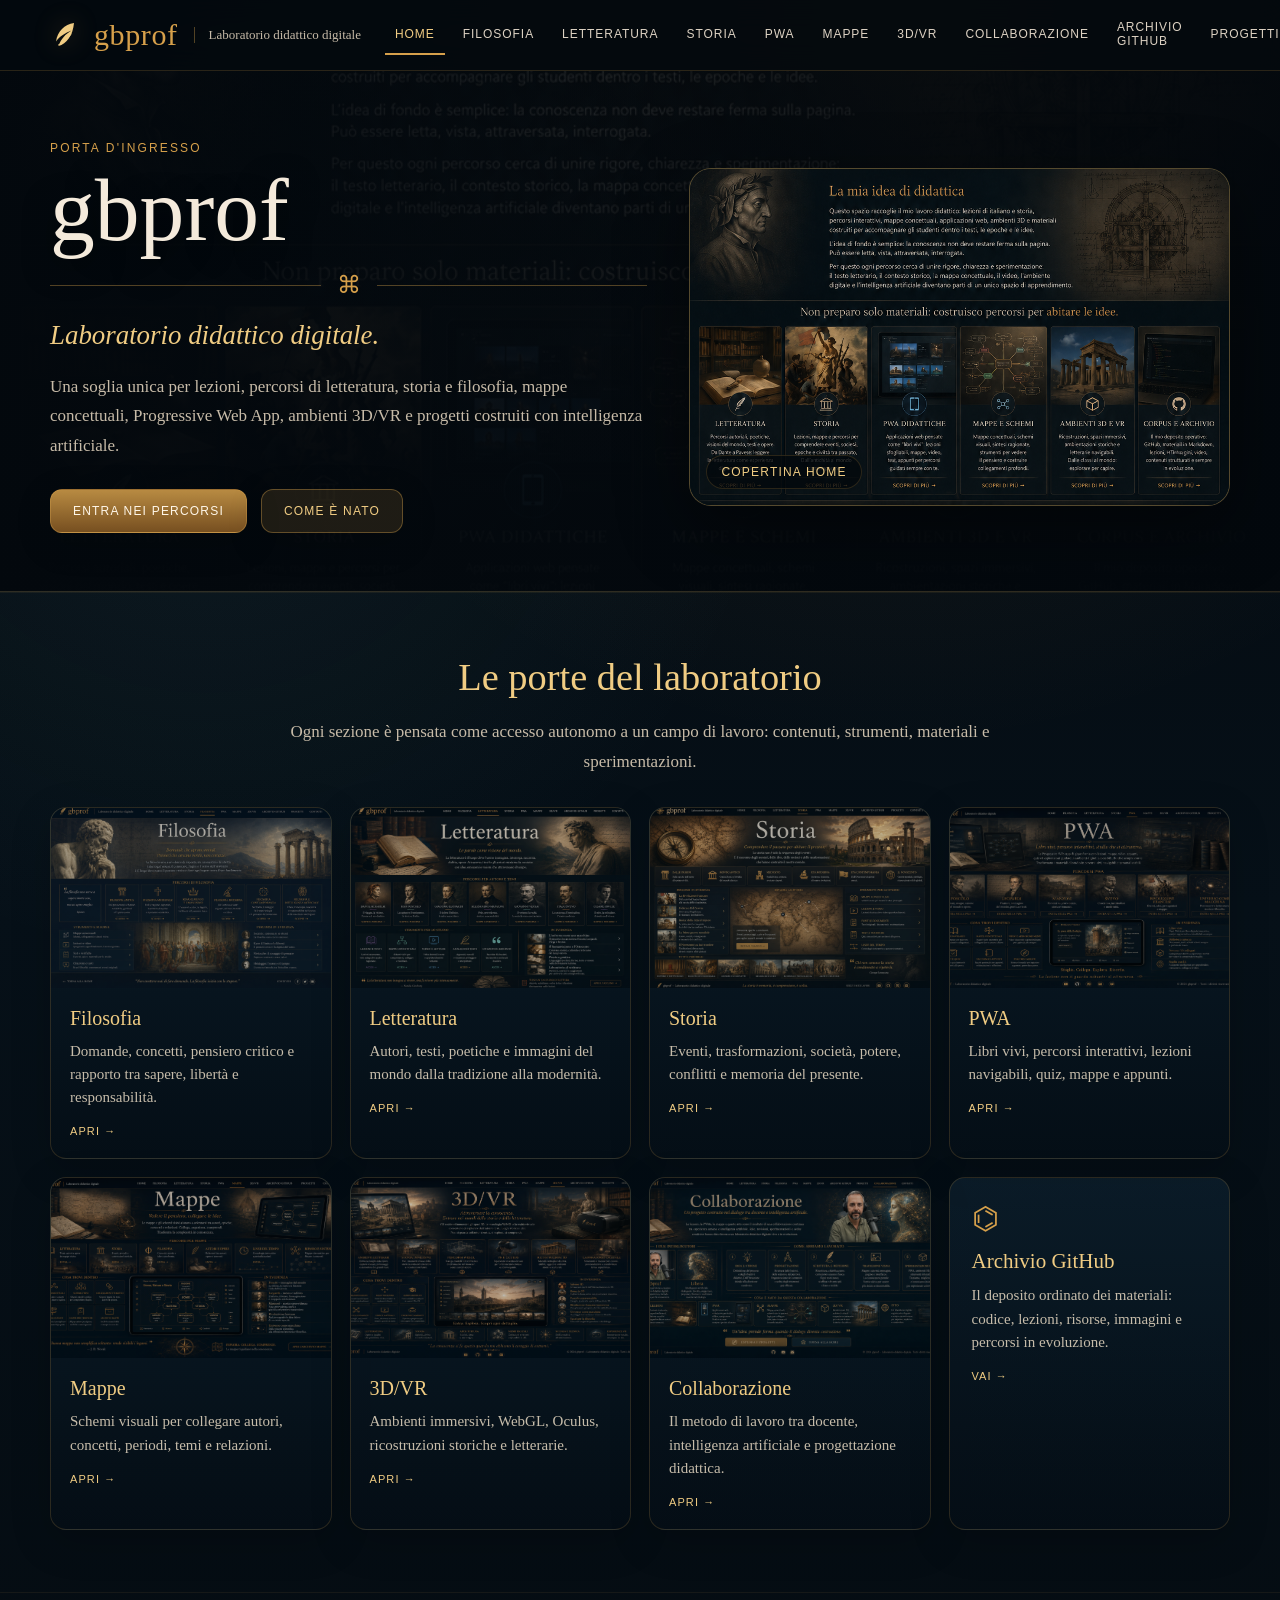
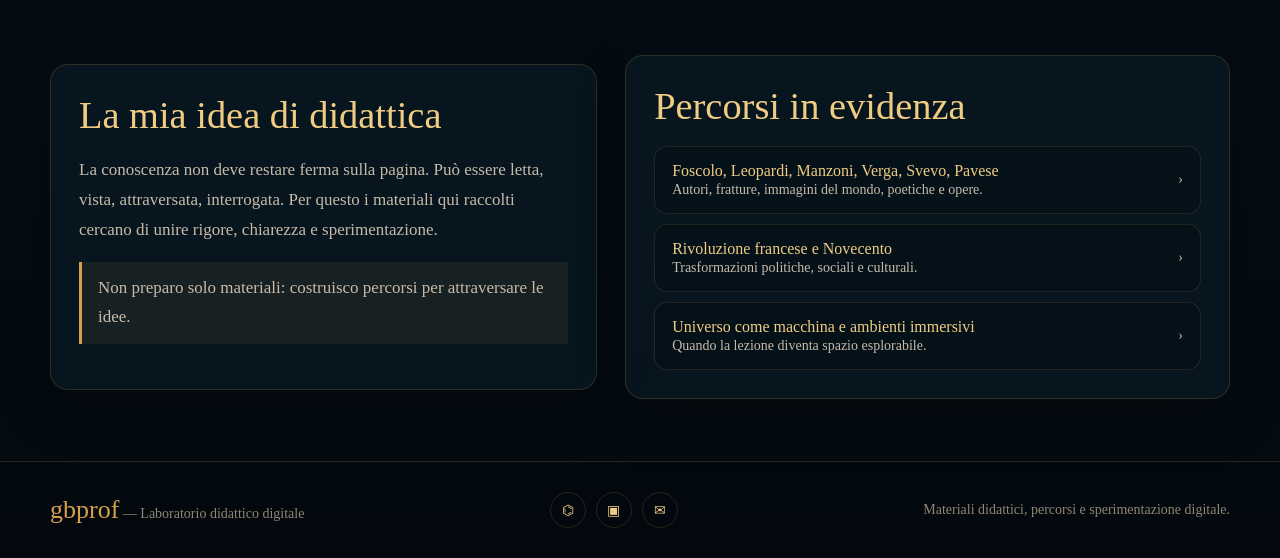
<file: index.html>
<!doctype html>
<html lang="it">
<head>
  <meta charset="utf-8">
  <meta name="viewport" content="width=device-width, initial-scale=1">
  <title>gbprof - Laboratorio didattico digitale</title>
  <meta name="description" content="Porta di ingresso al laboratorio didattico digitale gbprof.">
  <meta name="theme-color" content="#061018">
  <link rel="icon" href="assets/img/favicon.svg" type="image/svg+xml">
  <link rel="manifest" href="manifest.webmanifest">
  <link rel="stylesheet" href="assets/css/style.css">
</head>
<body data-page="home">

<header class="site-header">
  <div class="container header-inner">
    <a class="logo" href="index.html" aria-label="gbprof home"><svg viewBox="0 0 64 64" aria-hidden="true"><path d="M48 8C29 11 15 24 12 45c8-11 18-17 31-22-12 7-21 17-26 31C33 50 46 32 48 8Z" fill="currentColor"/><path d="M16 52c8-3 18-9 27-23" stroke="#f0cc83" stroke-width="2" fill="none" opacity=".75"/></svg><strong>gbprof</strong><span>Laboratorio didattico digitale</span></a>
    <button class="menu-toggle" aria-label="Apri menu" aria-expanded="false">☰</button>
    <nav class="nav" aria-label="Navigazione principale">
      <a href="index.html" data-nav="home">Home</a>
<a href="filosofia.html" data-nav="filosofia">Filosofia</a>
<a href="letteratura.html" data-nav="letteratura">Letteratura</a>
<a href="storia.html" data-nav="storia">Storia</a>
<a href="pwa.html" data-nav="pwa">PWA</a>
<a href="mappe.html" data-nav="mappe">Mappe</a>
<a href="3d-vr.html" data-nav="3d-vr">3D/VR</a>
<a href="collaborazione.html" data-nav="collaborazione">Collaborazione</a>
<a href="archivio-github.html" data-nav="archivio">Archivio GitHub</a>
<a href="progetti.html" data-nav="progetti">Progetti</a>
<a href="contatti.html" data-nav="contatti">Contatti</a>
    </nav>
  </div>
</header>

<section class="hero">
  <div class="hero-bg"><img src="assets/img/home-cover.png" alt="Copertina home gbprof"></div>
  <div class="container hero-content">
    <div class="hero-text">
      <div class="kicker">Porta d'ingresso</div>
      <h1>gbprof</h1>
      <div class="rule"><span>⌘</span></div>
      <p class="lead">Laboratorio didattico digitale.</p>
      <p>Una soglia unica per lezioni, percorsi di letteratura, storia e filosofia, mappe concettuali, Progressive Web App, ambienti 3D/VR e progetti costruiti con intelligenza artificiale.</p>
      <div class="hero-actions"><a class="btn primary" href="#porte">Entra nei percorsi</a><a class="btn" href="collaborazione.html">Come è nato</a></div>
    </div>
    <a class="cover-frame" href="assets/img/home-cover.png" target="_blank" rel="noopener">
      <img src="assets/img/home-cover.png" alt="Copertina della home">
      <span class="cover-label">Copertina home</span>
    </a>
  </div>
</section>
<section class="section" id="porte">
  <div class="container">
    <div class="section-title"><h2>Le porte del laboratorio</h2><p>Ogni sezione è pensata come accesso autonomo a un campo di lavoro: contenuti, strumenti, materiali e sperimentazioni.</p></div>
    <div class="grid cols-4">
      <article class="card image-card"><img src="assets/img/filosofia-cover.png" alt="Filosofia" loading="lazy"><div class="card-body"><h3>Filosofia</h3><p>Domande, concetti, pensiero critico e rapporto tra sapere, libertà e responsabilità.</p><a class="more" href="filosofia.html">Apri →</a></div></article>
      <article class="card image-card"><img src="assets/img/letteratura-cover.png" alt="Letteratura" loading="lazy"><div class="card-body"><h3>Letteratura</h3><p>Autori, testi, poetiche e immagini del mondo dalla tradizione alla modernità.</p><a class="more" href="letteratura.html">Apri →</a></div></article>
      <article class="card image-card"><img src="assets/img/storia-cover.png" alt="Storia" loading="lazy"><div class="card-body"><h3>Storia</h3><p>Eventi, trasformazioni, società, potere, conflitti e memoria del presente.</p><a class="more" href="storia.html">Apri →</a></div></article>
      <article class="card image-card"><img src="assets/img/pwa-cover.png" alt="PWA" loading="lazy"><div class="card-body"><h3>PWA</h3><p>Libri vivi, percorsi interattivi, lezioni navigabili, quiz, mappe e appunti.</p><a class="more" href="pwa.html">Apri →</a></div></article>
      <article class="card image-card"><img src="assets/img/mappe-cover.png" alt="Mappe" loading="lazy"><div class="card-body"><h3>Mappe</h3><p>Schemi visuali per collegare autori, concetti, periodi, temi e relazioni.</p><a class="more" href="mappe.html">Apri →</a></div></article>
      <article class="card image-card"><img src="assets/img/3d-vr-cover.png" alt="3D/VR" loading="lazy"><div class="card-body"><h3>3D/VR</h3><p>Ambienti immersivi, WebGL, Oculus, ricostruzioni storiche e letterarie.</p><a class="more" href="3d-vr.html">Apri →</a></div></article>
      <article class="card image-card"><img src="assets/img/collaborazione-cover.png" alt="Collaborazione" loading="lazy"><div class="card-body"><h3>Collaborazione</h3><p>Il metodo di lavoro tra docente, intelligenza artificiale e progettazione didattica.</p><a class="more" href="collaborazione.html">Apri →</a></div></article>
      <article class="card"><div class="icon">⌬</div><h3>Archivio GitHub</h3><p>Il deposito ordinato dei materiali: codice, lezioni, risorse, immagini e percorsi in evoluzione.</p><a class="more" href="archivio-github.html">Vai →</a></article>
    </div>
  </div>
</section>
<section class="section">
  <div class="container split">
    <div class="panel"><h2>La mia idea di didattica</h2><p>La conoscenza non deve restare ferma sulla pagina. Può essere letta, vista, attraversata, interrogata. Per questo i materiali qui raccolti cercano di unire rigore, chiarezza e sperimentazione.</p><p class="note">Non preparo solo materiali: costruisco percorsi per attraversare le idee.</p></div>
    <div class="panel"><h2>Percorsi in evidenza</h2><div class="list">
      <a href="letteratura.html"><div><strong>Foscolo, Leopardi, Manzoni, Verga, Svevo, Pavese</strong><br><span>Autori, fratture, immagini del mondo, poetiche e opere.</span></div><span>›</span></a>
      <a href="storia.html"><div><strong>Rivoluzione francese e Novecento</strong><br><span>Trasformazioni politiche, sociali e culturali.</span></div><span>›</span></a>
      <a href="3d-vr.html"><div><strong>Universo come macchina e ambienti immersivi</strong><br><span>Quando la lezione diventa spazio esplorabile.</span></div><span>›</span></a>
    </div></div>
  </div>
</section>


<footer class="footer">
  <div class="container footer-inner">
    <div><span class="brand">gbprof</span> — Laboratorio didattico digitale</div>
    <div class="social" aria-label="Collegamenti rapidi">
      <a href="archivio-github.html" title="Archivio GitHub">⌬</a>
      <a href="pwa.html" title="PWA">▣</a>
      <a href="contatti.html" title="Contatti">✉</a>
    </div>
    <div>Materiali didattici, percorsi e sperimentazione digitale.</div>
  </div>
</footer>
<script src="assets/js/main.js"></script>
</body>
</html>
</file>
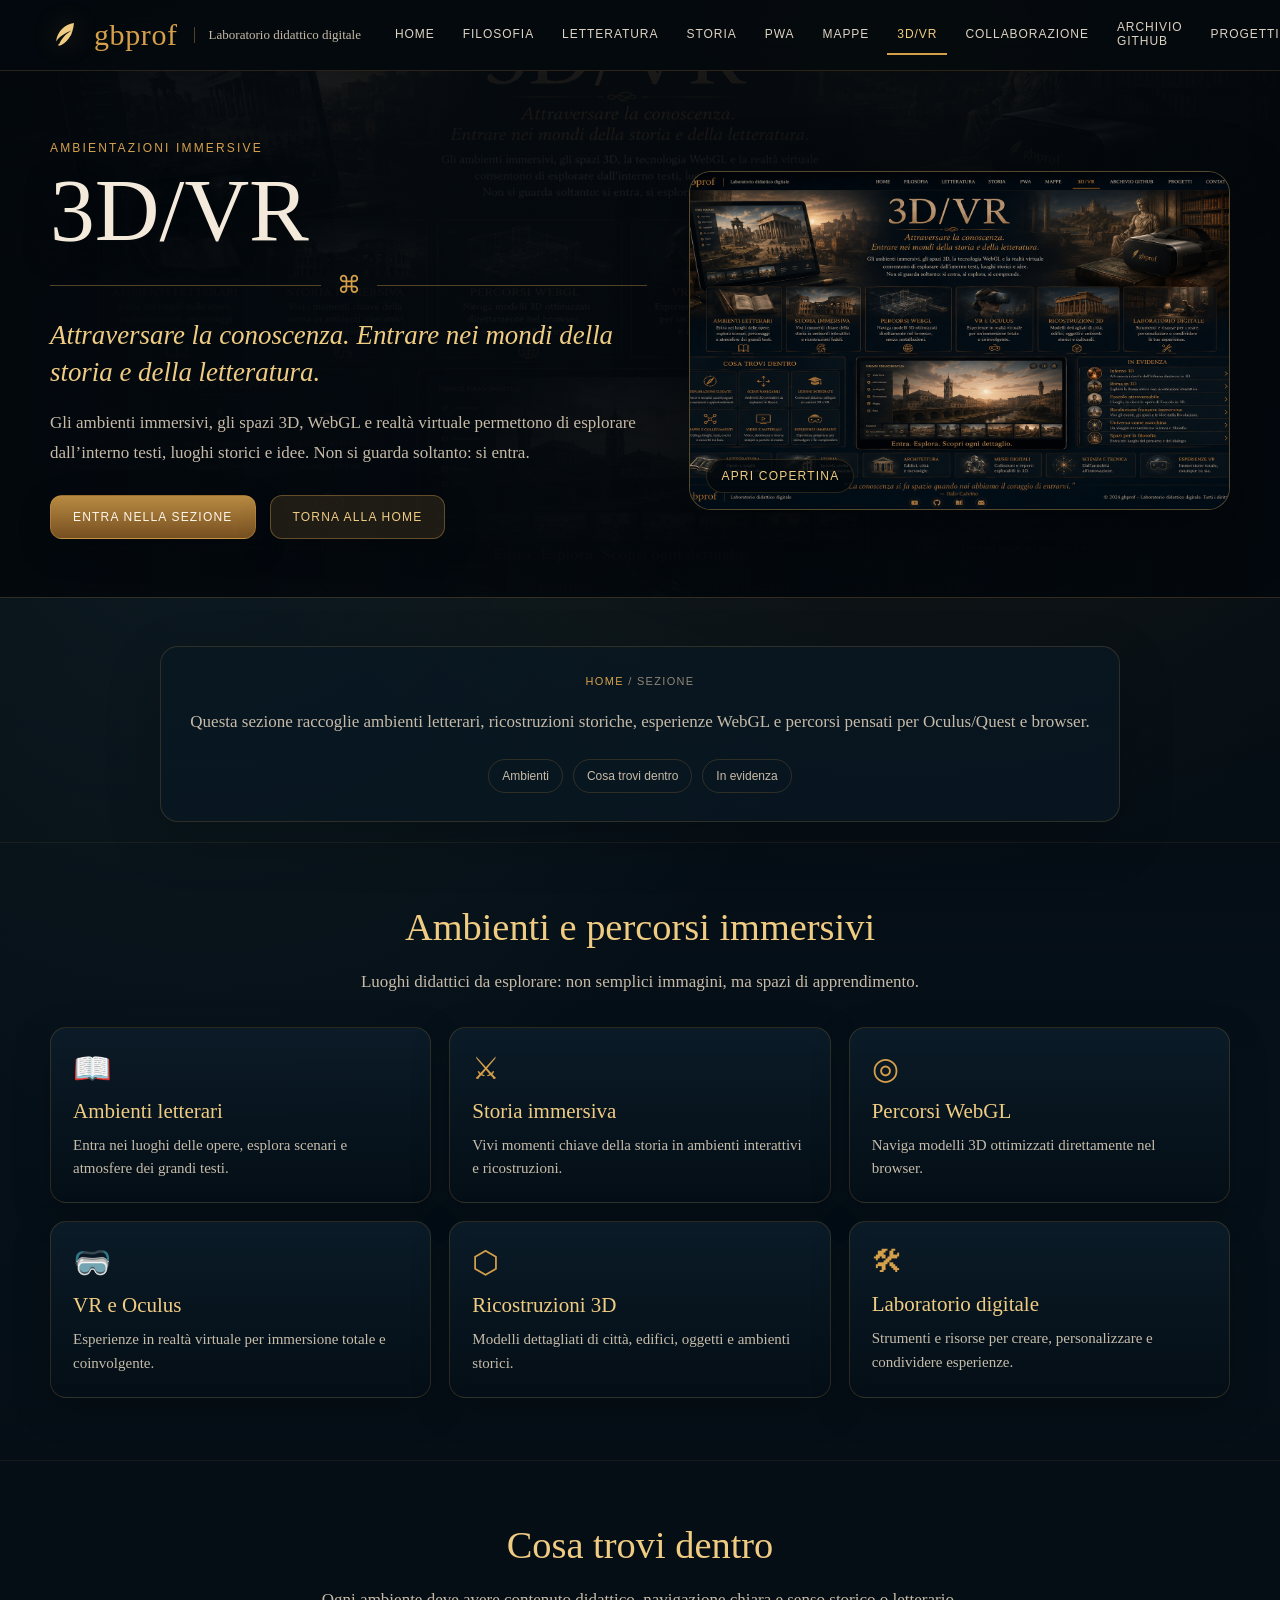
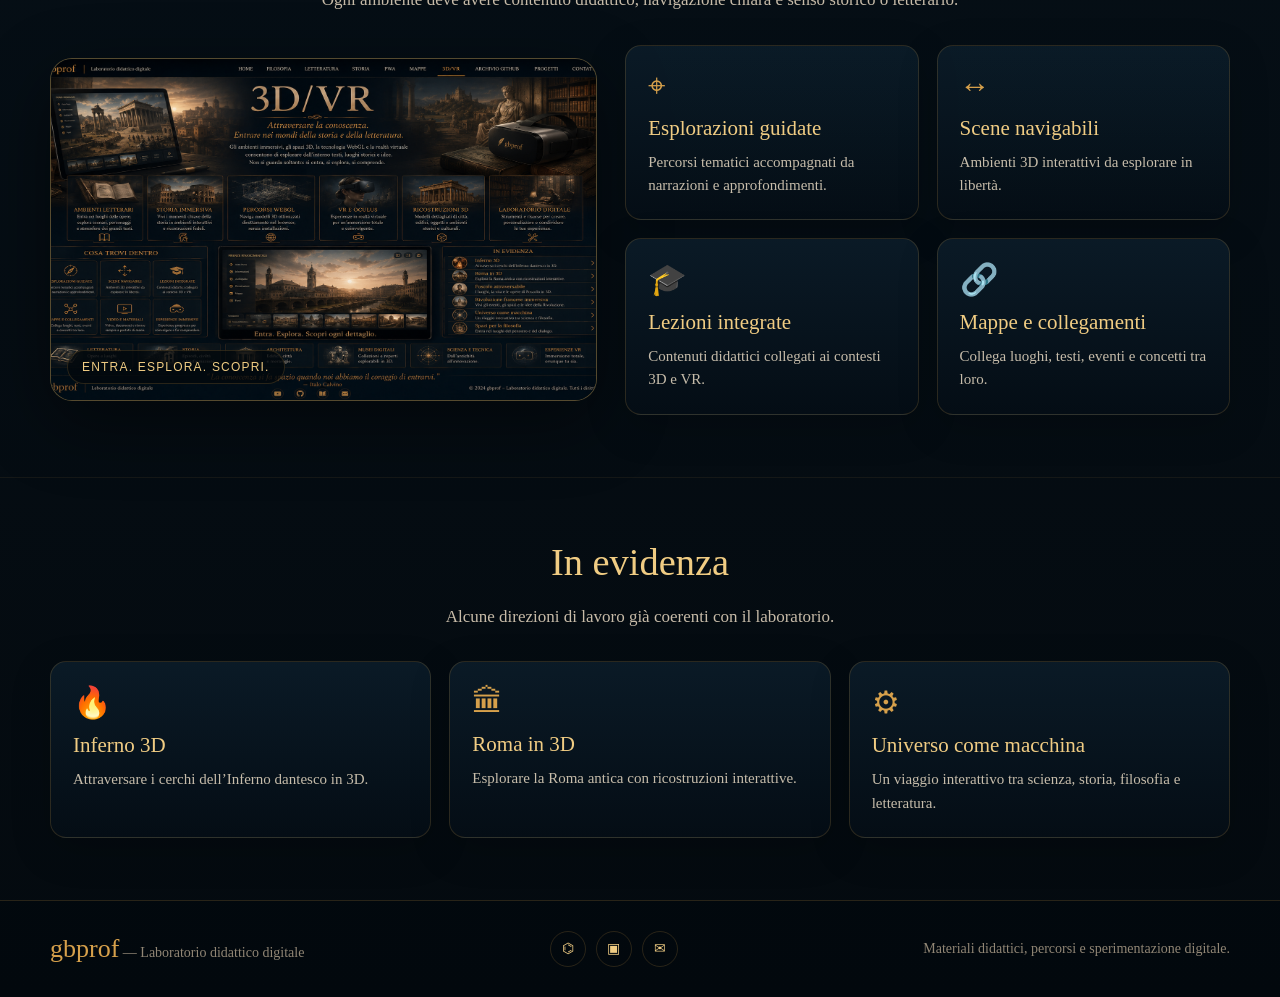
<file: 3d-vr.html>
<!doctype html>
<html lang="it">
<head>
  <meta charset="utf-8">
  <meta name="viewport" content="width=device-width, initial-scale=1">
  <title>3D/VR - gbprof</title>
  <meta name="description" content="Ambienti 3D e VR per il laboratorio didattico digitale gbprof.">
  <meta name="theme-color" content="#061018">
  <link rel="icon" href="assets/img/favicon.svg" type="image/svg+xml">
  <link rel="manifest" href="manifest.webmanifest">
  <link rel="stylesheet" href="assets/css/style.css">
</head>
<body data-page="3d-vr">

<header class="site-header">
  <div class="container header-inner">
    <a class="logo" href="index.html" aria-label="gbprof home"><svg viewBox="0 0 64 64" aria-hidden="true"><path d="M48 8C29 11 15 24 12 45c8-11 18-17 31-22-12 7-21 17-26 31C33 50 46 32 48 8Z" fill="currentColor"/><path d="M16 52c8-3 18-9 27-23" stroke="#f0cc83" stroke-width="2" fill="none" opacity=".75"/></svg><strong>gbprof</strong><span>Laboratorio didattico digitale</span></a>
    <button class="menu-toggle" aria-label="Apri menu" aria-expanded="false">☰</button>
    <nav class="nav" aria-label="Navigazione principale">
      <a href="index.html" data-nav="home">Home</a>
<a href="filosofia.html" data-nav="filosofia">Filosofia</a>
<a href="letteratura.html" data-nav="letteratura">Letteratura</a>
<a href="storia.html" data-nav="storia">Storia</a>
<a href="pwa.html" data-nav="pwa">PWA</a>
<a href="mappe.html" data-nav="mappe">Mappe</a>
<a href="3d-vr.html" data-nav="3d-vr">3D/VR</a>
<a href="collaborazione.html" data-nav="collaborazione">Collaborazione</a>
<a href="archivio-github.html" data-nav="archivio">Archivio GitHub</a>
<a href="progetti.html" data-nav="progetti">Progetti</a>
<a href="contatti.html" data-nav="contatti">Contatti</a>
    </nav>
  </div>
</header>

<section class="hero">
  <div class="hero-bg"><img src="assets/img/3d-vr-cover.png" alt="Copertina 3D/VR"></div>
  <div class="container hero-content">
    <div class="hero-text">
      <div class="kicker">Ambientazioni immersive</div>
      <h1>3D/VR</h1>
      <div class="rule"><span>⌘</span></div>
      <p class="lead">Attraversare la conoscenza. Entrare nei mondi della storia e della letteratura.</p>
      <p>Gli ambienti immersivi, gli spazi 3D, WebGL e realtà virtuale permettono di esplorare dall’interno testi, luoghi storici e idee. Non si guarda soltanto: si entra.</p>
      <div class="hero-actions">
      <a class="btn primary" href="#contenuti">Entra nella sezione</a>
      <a class="btn" href="index.html">Torna alla home</a>
    </div>
    </div>
    <a class="cover-frame" href="assets/img/3d-vr-cover.png" target="_blank" rel="noopener">
      <img src="assets/img/3d-vr-cover.png" alt="Anteprima grafica della pagina 3D/VR">
      <span class="cover-label">Apri copertina</span>
    </a>
  </div>
</section>
<section class="page-intro">
  <div class="container">
    <div class="panel">
      <div class="breadcrumbs"><a href="index.html">Home</a> / sezione</div>
      <p>Questa sezione raccoglie ambienti letterari, ricostruzioni storiche, esperienze WebGL e percorsi pensati per Oculus/Quest e browser.</p>
      <div class="mini-index"><a href="#ambienti">Ambienti</a><a href="#dentro">Cosa trovi dentro</a><a href="#evidenza">In evidenza</a></div>
    </div>
  </div>
</section>
<section class="section" id="ambienti">
  <div class="container">
    <div class="section-title"><h2>Ambienti e percorsi immersivi</h2><p>Luoghi didattici da esplorare: non semplici immagini, ma spazi di apprendimento.</p></div>
    <div class="grid cols-3" id="ambienti">
<article class="card"><div class="icon">📖</div><h3>Ambienti letterari</h3><p>Entra nei luoghi delle opere, esplora scenari e atmosfere dei grandi testi.</p></article>
<article class="card"><div class="icon">⚔</div><h3>Storia immersiva</h3><p>Vivi momenti chiave della storia in ambienti interattivi e ricostruzioni.</p></article>
<article class="card"><div class="icon">◎</div><h3>Percorsi WebGL</h3><p>Naviga modelli 3D ottimizzati direttamente nel browser.</p></article>
<article class="card"><div class="icon">🥽</div><h3>VR e Oculus</h3><p>Esperienze in realtà virtuale per immersione totale e coinvolgente.</p></article>
<article class="card"><div class="icon">⬡</div><h3>Ricostruzioni 3D</h3><p>Modelli dettagliati di città, edifici, oggetti e ambienti storici.</p></article>
<article class="card"><div class="icon">🛠</div><h3>Laboratorio digitale</h3><p>Strumenti e risorse per creare, personalizzare e condividere esperienze.</p></article>
</div>
  </div>
</section>
<section class="section" id="dentro">
  <div class="container">
    <div class="section-title"><h2>Cosa trovi dentro</h2><p>Ogni ambiente deve avere contenuto didattico, navigazione chiara e senso storico o letterario.</p></div>
    <div class="split" id="dentro"><div class="cover-frame"><img src="assets/img/3d-vr-cover.png" alt="Anteprima 3D VR" loading="lazy"><span class="cover-label">Entra. esplora. scopri.</span></div><div class="grid cols-2">
<article class="card"><div class="icon">⌖</div><h3>Esplorazioni guidate</h3><p>Percorsi tematici accompagnati da narrazioni e approfondimenti.</p></article>
<article class="card"><div class="icon">↔</div><h3>Scene navigabili</h3><p>Ambienti 3D interattivi da esplorare in libertà.</p></article>
<article class="card"><div class="icon">🎓</div><h3>Lezioni integrate</h3><p>Contenuti didattici collegati ai contesti 3D e VR.</p></article>
<article class="card"><div class="icon">🔗</div><h3>Mappe e collegamenti</h3><p>Collega luoghi, testi, eventi e concetti tra loro.</p></article>
</div></div>
  </div>
</section>
<section class="section" id="evidenza">
  <div class="container">
    <div class="section-title"><h2>In evidenza</h2><p>Alcune direzioni di lavoro già coerenti con il laboratorio.</p></div>
    <div class="grid cols-3" id="evidenza"><article class="card"><div class="icon">🔥</div><h3>Inferno 3D</h3><p>Attraversare i cerchi dell’Inferno dantesco in 3D.</p></article><article class="card"><div class="icon">🏛</div><h3>Roma in 3D</h3><p>Esplorare la Roma antica con ricostruzioni interattive.</p></article><article class="card"><div class="icon">⚙</div><h3>Universo come macchina</h3><p>Un viaggio interattivo tra scienza, storia, filosofia e letteratura.</p></article></div>
  </div>
</section>

<footer class="footer">
  <div class="container footer-inner">
    <div><span class="brand">gbprof</span> — Laboratorio didattico digitale</div>
    <div class="social" aria-label="Collegamenti rapidi">
      <a href="archivio-github.html" title="Archivio GitHub">⌬</a>
      <a href="pwa.html" title="PWA">▣</a>
      <a href="contatti.html" title="Contatti">✉</a>
    </div>
    <div>Materiali didattici, percorsi e sperimentazione digitale.</div>
  </div>
</footer>
<script src="assets/js/main.js"></script>
</body>
</html>
</file>
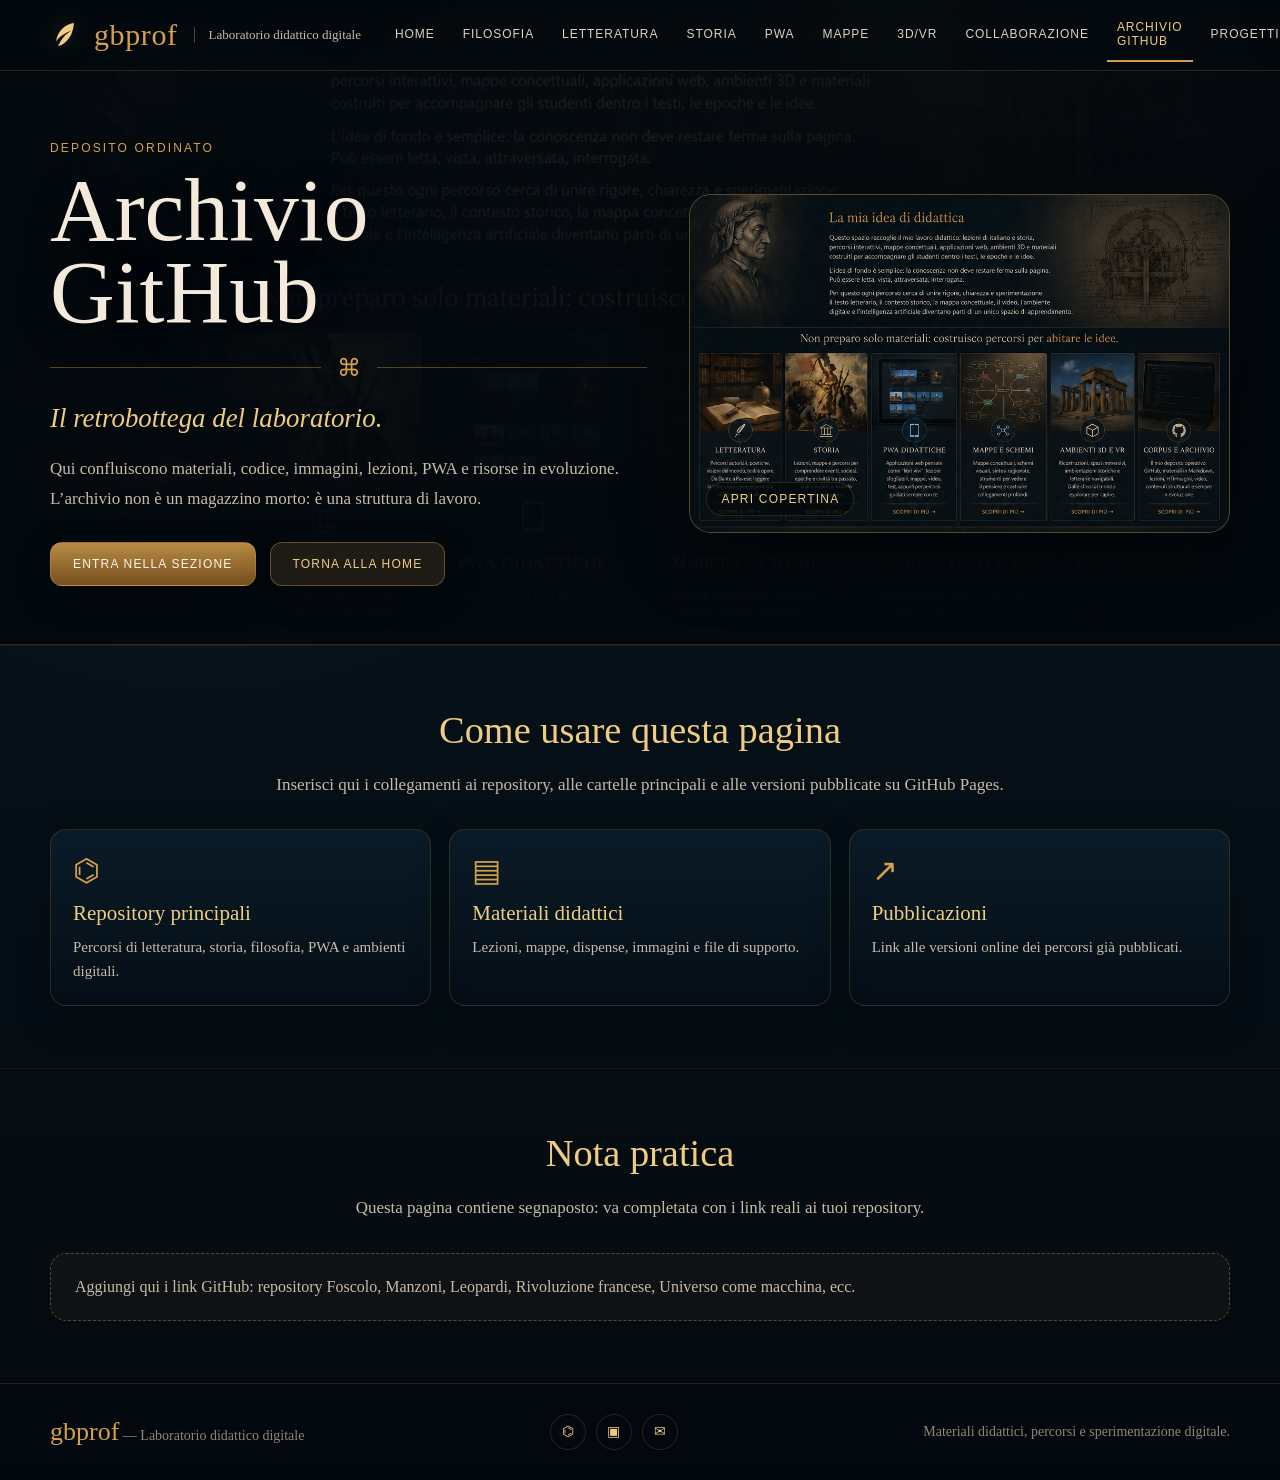
<file: archivio-github.html>
<!doctype html>
<html lang="it">
<head>
  <meta charset="utf-8">
  <meta name="viewport" content="width=device-width, initial-scale=1">
  <title>Archivio GitHub - gbprof</title>
  <meta name="description" content="Archivio GitHub del laboratorio didattico gbprof.">
  <meta name="theme-color" content="#061018">
  <link rel="icon" href="assets/img/favicon.svg" type="image/svg+xml">
  <link rel="manifest" href="manifest.webmanifest">
  <link rel="stylesheet" href="assets/css/style.css">
</head>
<body data-page="archivio">

<header class="site-header">
  <div class="container header-inner">
    <a class="logo" href="index.html" aria-label="gbprof home"><svg viewBox="0 0 64 64" aria-hidden="true"><path d="M48 8C29 11 15 24 12 45c8-11 18-17 31-22-12 7-21 17-26 31C33 50 46 32 48 8Z" fill="currentColor"/><path d="M16 52c8-3 18-9 27-23" stroke="#f0cc83" stroke-width="2" fill="none" opacity=".75"/></svg><strong>gbprof</strong><span>Laboratorio didattico digitale</span></a>
    <button class="menu-toggle" aria-label="Apri menu" aria-expanded="false">☰</button>
    <nav class="nav" aria-label="Navigazione principale">
      <a href="index.html" data-nav="home">Home</a>
<a href="filosofia.html" data-nav="filosofia">Filosofia</a>
<a href="letteratura.html" data-nav="letteratura">Letteratura</a>
<a href="storia.html" data-nav="storia">Storia</a>
<a href="pwa.html" data-nav="pwa">PWA</a>
<a href="mappe.html" data-nav="mappe">Mappe</a>
<a href="3d-vr.html" data-nav="3d-vr">3D/VR</a>
<a href="collaborazione.html" data-nav="collaborazione">Collaborazione</a>
<a href="archivio-github.html" data-nav="archivio">Archivio GitHub</a>
<a href="progetti.html" data-nav="progetti">Progetti</a>
<a href="contatti.html" data-nav="contatti">Contatti</a>
    </nav>
  </div>
</header>

<section class="hero">
  <div class="hero-bg"><img src="assets/img/home-cover.png" alt="Copertina Archivio GitHub"></div>
  <div class="container hero-content">
    <div class="hero-text">
      <div class="kicker">Deposito ordinato</div>
      <h1>Archivio GitHub</h1>
      <div class="rule"><span>⌘</span></div>
      <p class="lead">Il retrobottega del laboratorio.</p>
      <p>Qui confluiscono materiali, codice, immagini, lezioni, PWA e risorse in evoluzione. L’archivio non è un magazzino morto: è una struttura di lavoro.</p>
      <div class="hero-actions">
      <a class="btn primary" href="#contenuti">Entra nella sezione</a>
      <a class="btn" href="index.html">Torna alla home</a>
    </div>
    </div>
    <a class="cover-frame" href="assets/img/home-cover.png" target="_blank" rel="noopener">
      <img src="assets/img/home-cover.png" alt="Anteprima grafica della pagina Archivio GitHub">
      <span class="cover-label">Apri copertina</span>
    </a>
  </div>
</section>
<section class="section" id="contenuti">
  <div class="container">
    <div class="section-title"><h2>Come usare questa pagina</h2><p>Inserisci qui i collegamenti ai repository, alle cartelle principali e alle versioni pubblicate su GitHub Pages.</p></div>
    <div class="grid cols-3"><article class="card"><div class="icon">⌬</div><h3>Repository principali</h3><p>Percorsi di letteratura, storia, filosofia, PWA e ambienti digitali.</p></article><article class="card"><div class="icon">▤</div><h3>Materiali didattici</h3><p>Lezioni, mappe, dispense, immagini e file di supporto.</p></article><article class="card"><div class="icon">↗</div><h3>Pubblicazioni</h3><p>Link alle versioni online dei percorsi già pubblicati.</p></article></div>
  </div>
</section>
<section class="section" id="nota">
  <div class="container">
    <div class="section-title"><h2>Nota pratica</h2><p>Questa pagina contiene segnaposto: va completata con i link reali ai tuoi repository.</p></div>
    <div class="placeholder">Aggiungi qui i link GitHub: repository Foscolo, Manzoni, Leopardi, Rivoluzione francese, Universo come macchina, ecc.</div>
  </div>
</section>

<footer class="footer">
  <div class="container footer-inner">
    <div><span class="brand">gbprof</span> — Laboratorio didattico digitale</div>
    <div class="social" aria-label="Collegamenti rapidi">
      <a href="archivio-github.html" title="Archivio GitHub">⌬</a>
      <a href="pwa.html" title="PWA">▣</a>
      <a href="contatti.html" title="Contatti">✉</a>
    </div>
    <div>Materiali didattici, percorsi e sperimentazione digitale.</div>
  </div>
</footer>
<script src="assets/js/main.js"></script>
</body>
</html>
</file>
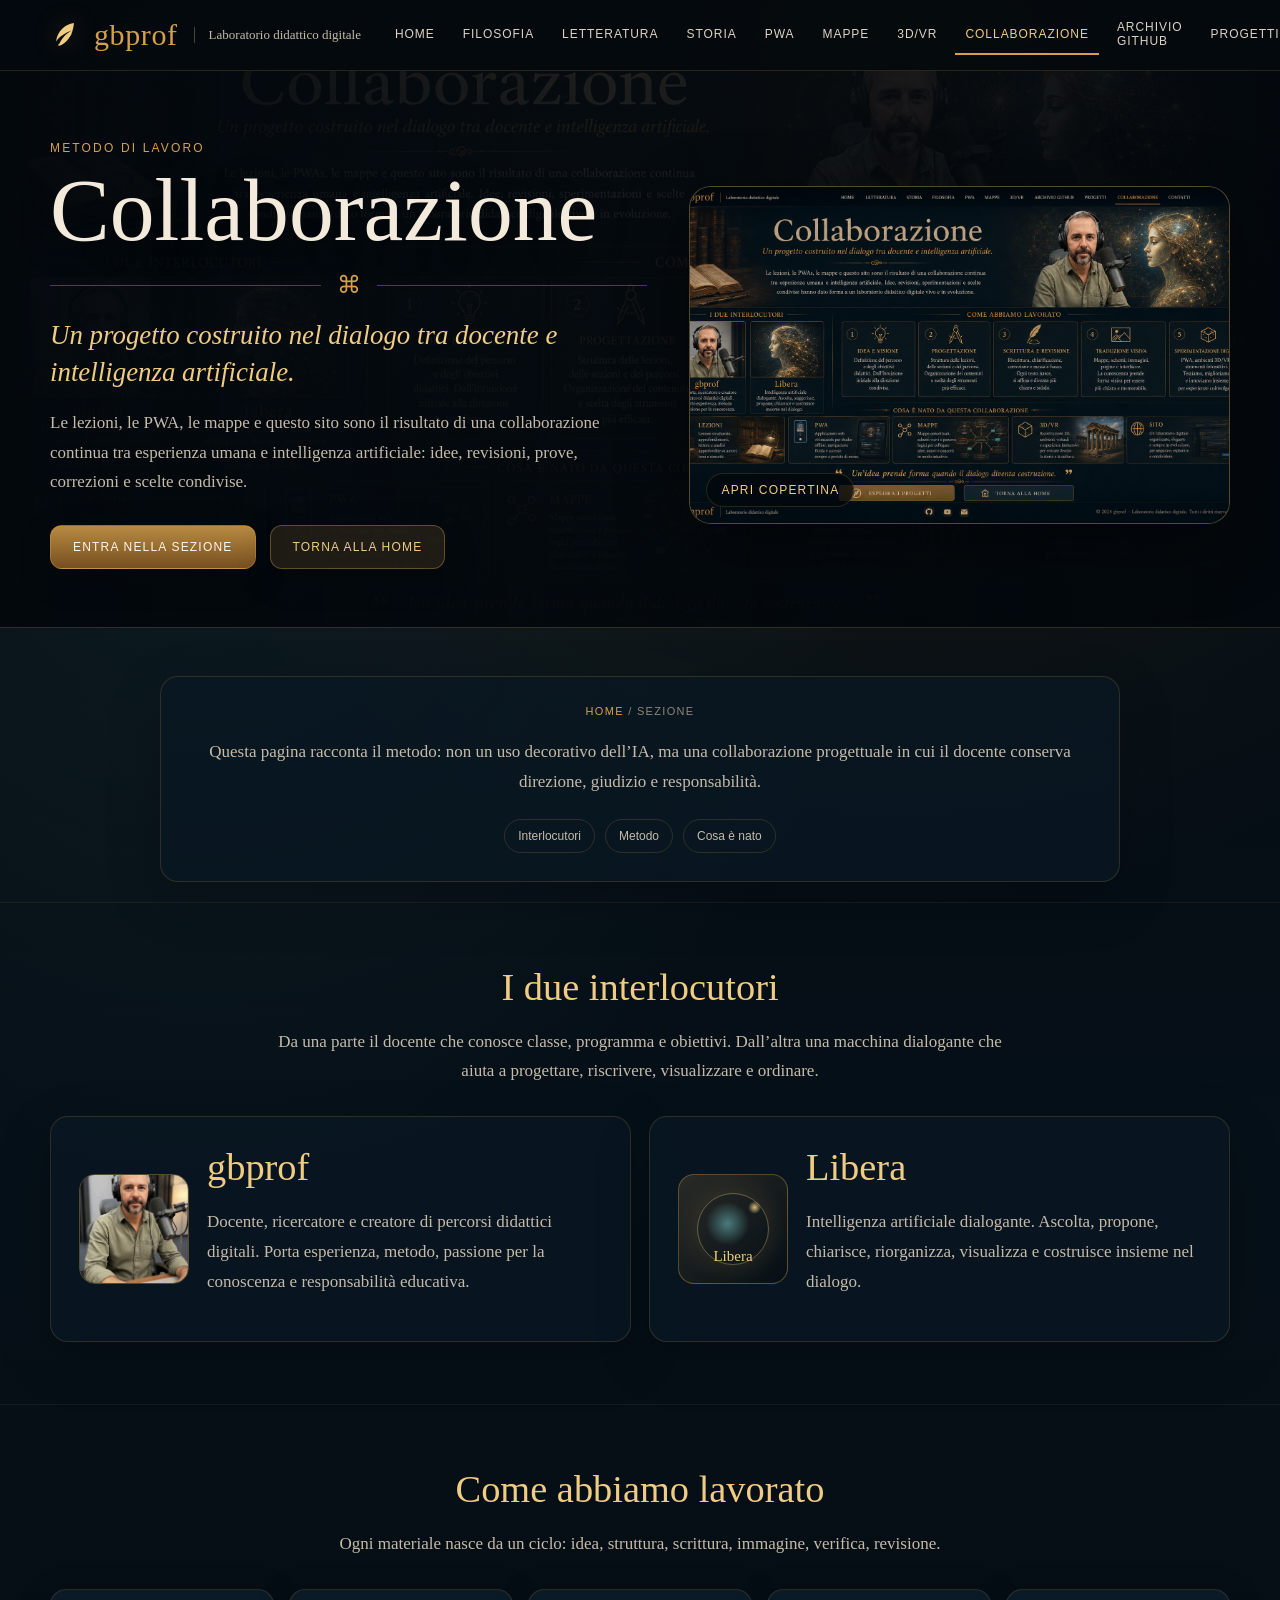
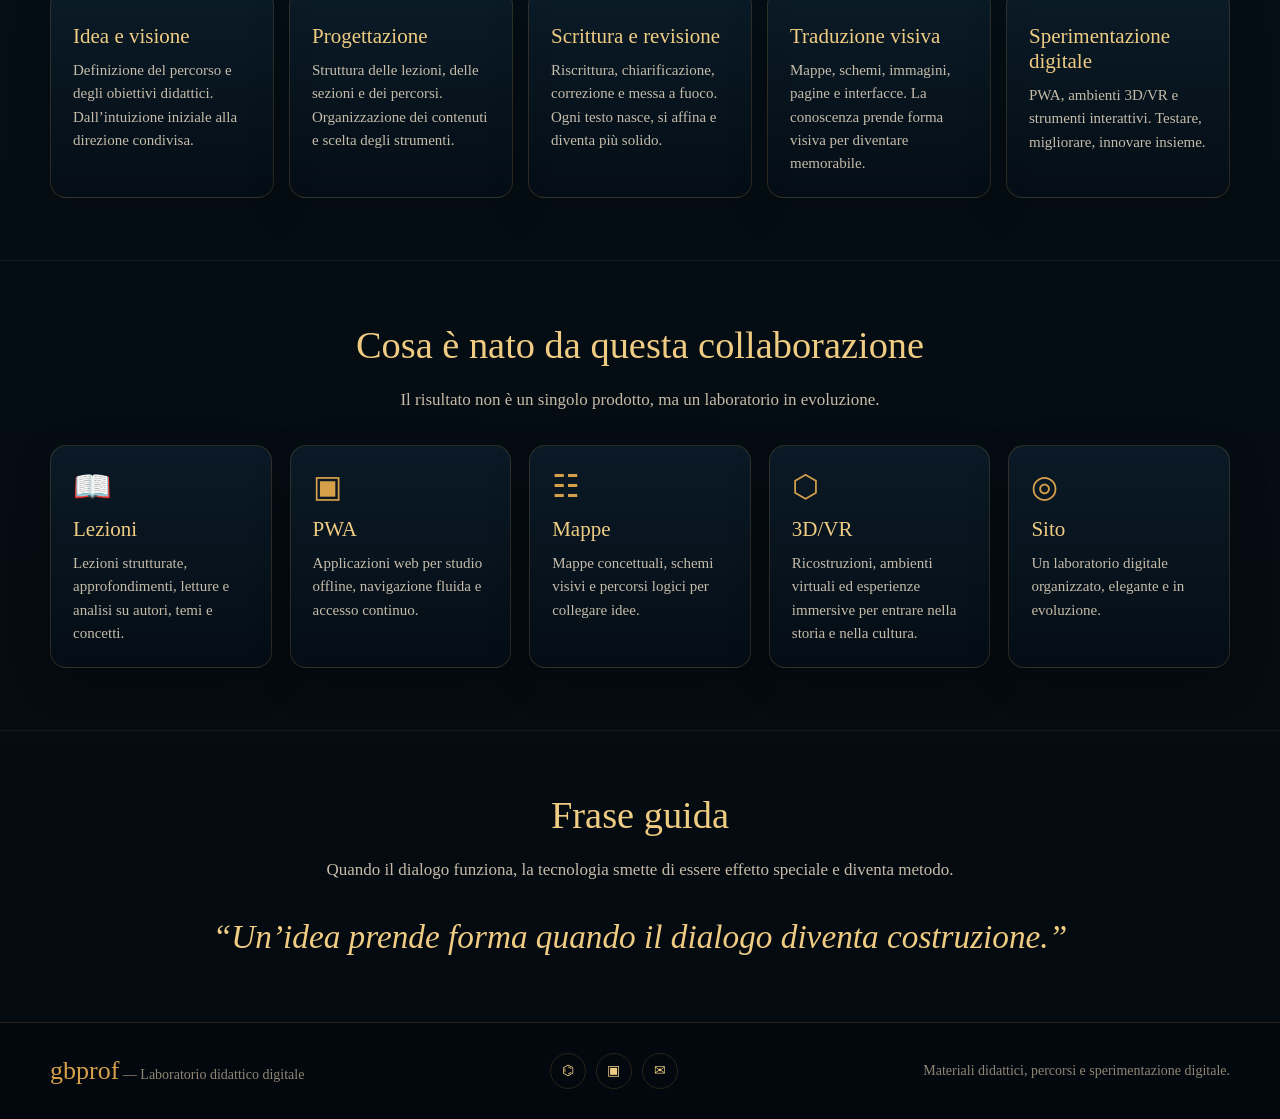
<file: collaborazione.html>
<!doctype html>
<html lang="it">
<head>
  <meta charset="utf-8">
  <meta name="viewport" content="width=device-width, initial-scale=1">
  <title>Collaborazione - gbprof</title>
  <meta name="description" content="Metodo di collaborazione tra docente e intelligenza artificiale nel laboratorio gbprof.">
  <meta name="theme-color" content="#061018">
  <link rel="icon" href="assets/img/favicon.svg" type="image/svg+xml">
  <link rel="manifest" href="manifest.webmanifest">
  <link rel="stylesheet" href="assets/css/style.css">
</head>
<body data-page="collaborazione">

<header class="site-header">
  <div class="container header-inner">
    <a class="logo" href="index.html" aria-label="gbprof home"><svg viewBox="0 0 64 64" aria-hidden="true"><path d="M48 8C29 11 15 24 12 45c8-11 18-17 31-22-12 7-21 17-26 31C33 50 46 32 48 8Z" fill="currentColor"/><path d="M16 52c8-3 18-9 27-23" stroke="#f0cc83" stroke-width="2" fill="none" opacity=".75"/></svg><strong>gbprof</strong><span>Laboratorio didattico digitale</span></a>
    <button class="menu-toggle" aria-label="Apri menu" aria-expanded="false">☰</button>
    <nav class="nav" aria-label="Navigazione principale">
      <a href="index.html" data-nav="home">Home</a>
<a href="filosofia.html" data-nav="filosofia">Filosofia</a>
<a href="letteratura.html" data-nav="letteratura">Letteratura</a>
<a href="storia.html" data-nav="storia">Storia</a>
<a href="pwa.html" data-nav="pwa">PWA</a>
<a href="mappe.html" data-nav="mappe">Mappe</a>
<a href="3d-vr.html" data-nav="3d-vr">3D/VR</a>
<a href="collaborazione.html" data-nav="collaborazione">Collaborazione</a>
<a href="archivio-github.html" data-nav="archivio">Archivio GitHub</a>
<a href="progetti.html" data-nav="progetti">Progetti</a>
<a href="contatti.html" data-nav="contatti">Contatti</a>
    </nav>
  </div>
</header>

<section class="hero">
  <div class="hero-bg"><img src="assets/img/collaborazione-cover.png" alt="Copertina Collaborazione"></div>
  <div class="container hero-content">
    <div class="hero-text">
      <div class="kicker">Metodo di lavoro</div>
      <h1>Collaborazione</h1>
      <div class="rule"><span>⌘</span></div>
      <p class="lead">Un progetto costruito nel dialogo tra docente e intelligenza artificiale.</p>
      <p>Le lezioni, le PWA, le mappe e questo sito sono il risultato di una collaborazione continua tra esperienza umana e intelligenza artificiale: idee, revisioni, prove, correzioni e scelte condivise.</p>
      <div class="hero-actions">
      <a class="btn primary" href="#contenuti">Entra nella sezione</a>
      <a class="btn" href="index.html">Torna alla home</a>
    </div>
    </div>
    <a class="cover-frame" href="assets/img/collaborazione-cover.png" target="_blank" rel="noopener">
      <img src="assets/img/collaborazione-cover.png" alt="Anteprima grafica della pagina Collaborazione">
      <span class="cover-label">Apri copertina</span>
    </a>
  </div>
</section>
<section class="page-intro">
  <div class="container">
    <div class="panel">
      <div class="breadcrumbs"><a href="index.html">Home</a> / sezione</div>
      <p>Questa pagina racconta il metodo: non un uso decorativo dell’IA, ma una collaborazione progettuale in cui il docente conserva direzione, giudizio e responsabilità.</p>
      <div class="mini-index"><a href="#interlocutori">Interlocutori</a><a href="#metodo">Metodo</a><a href="#nato">Cosa è nato</a></div>
    </div>
  </div>
</section>
<section class="section" id="interlocutori">
  <div class="container">
    <div class="section-title"><h2>I due interlocutori</h2><p>Da una parte il docente che conosce classe, programma e obiettivi. Dall’altra una macchina dialogante che aiuta a progettare, riscrivere, visualizzare e ordinare.</p></div>
    <div class="portrait-row" id="interlocutori">
<div class="panel portrait"><img src="assets/img/gbprof-portrait.jpeg" alt="gbprof"><div><h2>gbprof</h2><p>Docente, ricercatore e creatore di percorsi didattici digitali. Porta esperienza, metodo, passione per la conoscenza e responsabilità educativa.</p></div></div>
<div class="panel portrait"><div class="ai-orb" aria-hidden="true"></div><div><h2>Libera</h2><p>Intelligenza artificiale dialogante. Ascolta, propone, chiarisce, riorganizza, visualizza e costruisce insieme nel dialogo.</p></div></div>
</div>
  </div>
</section>
<section class="section" id="metodo">
  <div class="container">
    <div class="section-title"><h2>Come abbiamo lavorato</h2><p>Ogni materiale nasce da un ciclo: idea, struttura, scrittura, immagine, verifica, revisione.</p></div>
    <div class="timeline" id="metodo"><article class="card"><div class="icon"></div><h3>Idea e visione</h3><p>Definizione del percorso e degli obiettivi didattici. Dall’intuizione iniziale alla direzione condivisa.</p></article><article class="card"><div class="icon"></div><h3>Progettazione</h3><p>Struttura delle lezioni, delle sezioni e dei percorsi. Organizzazione dei contenuti e scelta degli strumenti.</p></article><article class="card"><div class="icon"></div><h3>Scrittura e revisione</h3><p>Riscrittura, chiarificazione, correzione e messa a fuoco. Ogni testo nasce, si affina e diventa più solido.</p></article><article class="card"><div class="icon"></div><h3>Traduzione visiva</h3><p>Mappe, schemi, immagini, pagine e interfacce. La conoscenza prende forma visiva per diventare memorabile.</p></article><article class="card"><div class="icon"></div><h3>Sperimentazione digitale</h3><p>PWA, ambienti 3D/VR e strumenti interattivi. Testare, migliorare, innovare insieme.</p></article></div>
  </div>
</section>
<section class="section" id="nato">
  <div class="container">
    <div class="section-title"><h2>Cosa è nato da questa collaborazione</h2><p>Il risultato non è un singolo prodotto, ma un laboratorio in evoluzione.</p></div>
    <div class="grid cols-5" id="nato"><article class="card"><div class="icon">📖</div><h3>Lezioni</h3><p>Lezioni strutturate, approfondimenti, letture e analisi su autori, temi e concetti.</p></article><article class="card"><div class="icon">▣</div><h3>PWA</h3><p>Applicazioni web per studio offline, navigazione fluida e accesso continuo.</p></article><article class="card"><div class="icon">☷</div><h3>Mappe</h3><p>Mappe concettuali, schemi visivi e percorsi logici per collegare idee.</p></article><article class="card"><div class="icon">⬡</div><h3>3D/VR</h3><p>Ricostruzioni, ambienti virtuali ed esperienze immersive per entrare nella storia e nella cultura.</p></article><article class="card"><div class="icon">◎</div><h3>Sito</h3><p>Un laboratorio digitale organizzato, elegante e in evoluzione.</p></article></div>
  </div>
</section>
<section class="section" id="evidenza">
  <div class="container">
    <div class="section-title"><h2>Frase guida</h2><p>Quando il dialogo funziona, la tecnologia smette di essere effetto speciale e diventa metodo.</p></div>
    <p class="quote">“Un’idea prende forma quando il dialogo diventa costruzione.”</p>
  </div>
</section>

<footer class="footer">
  <div class="container footer-inner">
    <div><span class="brand">gbprof</span> — Laboratorio didattico digitale</div>
    <div class="social" aria-label="Collegamenti rapidi">
      <a href="archivio-github.html" title="Archivio GitHub">⌬</a>
      <a href="pwa.html" title="PWA">▣</a>
      <a href="contatti.html" title="Contatti">✉</a>
    </div>
    <div>Materiali didattici, percorsi e sperimentazione digitale.</div>
  </div>
</footer>
<script src="assets/js/main.js"></script>
</body>
</html>
</file>
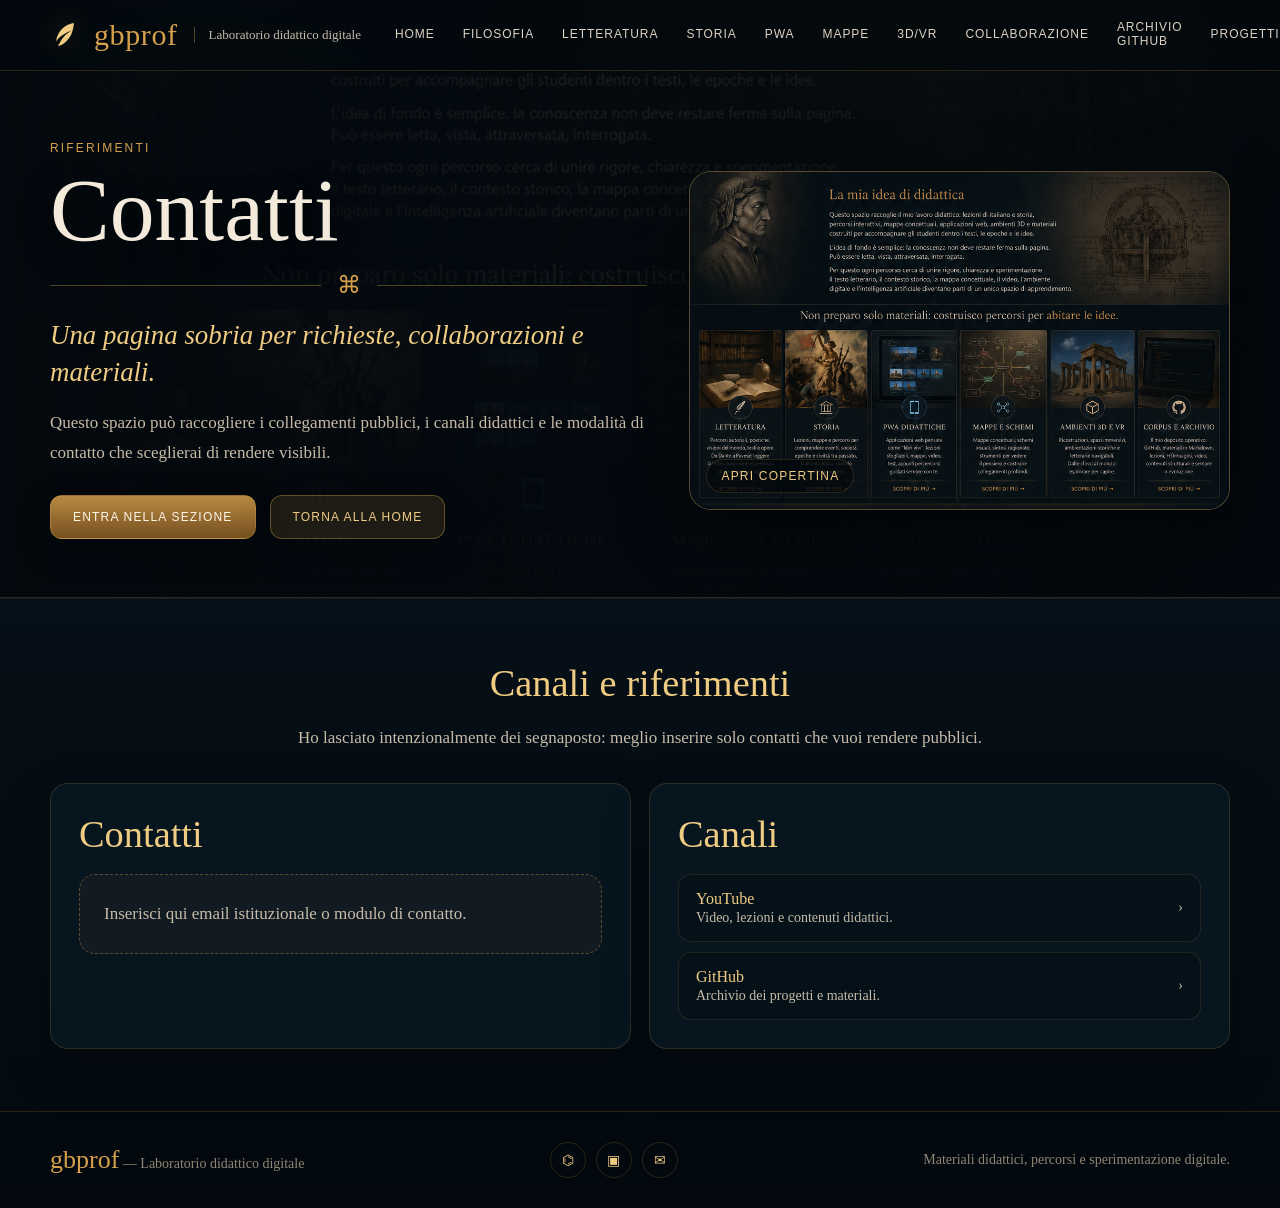
<file: contatti.html>
<!doctype html>
<html lang="it">
<head>
  <meta charset="utf-8">
  <meta name="viewport" content="width=device-width, initial-scale=1">
  <title>Contatti - gbprof</title>
  <meta name="description" content="Contatti e canali del laboratorio didattico gbprof.">
  <meta name="theme-color" content="#061018">
  <link rel="icon" href="assets/img/favicon.svg" type="image/svg+xml">
  <link rel="manifest" href="manifest.webmanifest">
  <link rel="stylesheet" href="assets/css/style.css">
</head>
<body data-page="contatti">

<header class="site-header">
  <div class="container header-inner">
    <a class="logo" href="index.html" aria-label="gbprof home"><svg viewBox="0 0 64 64" aria-hidden="true"><path d="M48 8C29 11 15 24 12 45c8-11 18-17 31-22-12 7-21 17-26 31C33 50 46 32 48 8Z" fill="currentColor"/><path d="M16 52c8-3 18-9 27-23" stroke="#f0cc83" stroke-width="2" fill="none" opacity=".75"/></svg><strong>gbprof</strong><span>Laboratorio didattico digitale</span></a>
    <button class="menu-toggle" aria-label="Apri menu" aria-expanded="false">☰</button>
    <nav class="nav" aria-label="Navigazione principale">
      <a href="index.html" data-nav="home">Home</a>
<a href="filosofia.html" data-nav="filosofia">Filosofia</a>
<a href="letteratura.html" data-nav="letteratura">Letteratura</a>
<a href="storia.html" data-nav="storia">Storia</a>
<a href="pwa.html" data-nav="pwa">PWA</a>
<a href="mappe.html" data-nav="mappe">Mappe</a>
<a href="3d-vr.html" data-nav="3d-vr">3D/VR</a>
<a href="collaborazione.html" data-nav="collaborazione">Collaborazione</a>
<a href="archivio-github.html" data-nav="archivio">Archivio GitHub</a>
<a href="progetti.html" data-nav="progetti">Progetti</a>
<a href="contatti.html" data-nav="contatti">Contatti</a>
    </nav>
  </div>
</header>

<section class="hero">
  <div class="hero-bg"><img src="assets/img/home-cover.png" alt="Copertina Contatti"></div>
  <div class="container hero-content">
    <div class="hero-text">
      <div class="kicker">Riferimenti</div>
      <h1>Contatti</h1>
      <div class="rule"><span>⌘</span></div>
      <p class="lead">Una pagina sobria per richieste, collaborazioni e materiali.</p>
      <p>Questo spazio può raccogliere i collegamenti pubblici, i canali didattici e le modalità di contatto che sceglierai di rendere visibili.</p>
      <div class="hero-actions">
      <a class="btn primary" href="#contenuti">Entra nella sezione</a>
      <a class="btn" href="index.html">Torna alla home</a>
    </div>
    </div>
    <a class="cover-frame" href="assets/img/home-cover.png" target="_blank" rel="noopener">
      <img src="assets/img/home-cover.png" alt="Anteprima grafica della pagina Contatti">
      <span class="cover-label">Apri copertina</span>
    </a>
  </div>
</section>
<section class="section" id="contenuti">
  <div class="container">
    <div class="section-title"><h2>Canali e riferimenti</h2><p>Ho lasciato intenzionalmente dei segnaposto: meglio inserire solo contatti che vuoi rendere pubblici.</p></div>
    <div class="contact-box"><div class="panel"><h2>Contatti</h2><p class="placeholder">Inserisci qui email istituzionale o modulo di contatto.</p></div><div class="panel"><h2>Canali</h2><div class="list"><a href="#"><div><strong>YouTube</strong><br><span>Video, lezioni e contenuti didattici.</span></div><span>›</span></a><a href="archivio-github.html"><div><strong>GitHub</strong><br><span>Archivio dei progetti e materiali.</span></div><span>›</span></a></div></div></div>
  </div>
</section>

<footer class="footer">
  <div class="container footer-inner">
    <div><span class="brand">gbprof</span> — Laboratorio didattico digitale</div>
    <div class="social" aria-label="Collegamenti rapidi">
      <a href="archivio-github.html" title="Archivio GitHub">⌬</a>
      <a href="pwa.html" title="PWA">▣</a>
      <a href="contatti.html" title="Contatti">✉</a>
    </div>
    <div>Materiali didattici, percorsi e sperimentazione digitale.</div>
  </div>
</footer>
<script src="assets/js/main.js"></script>
</body>
</html>
</file>
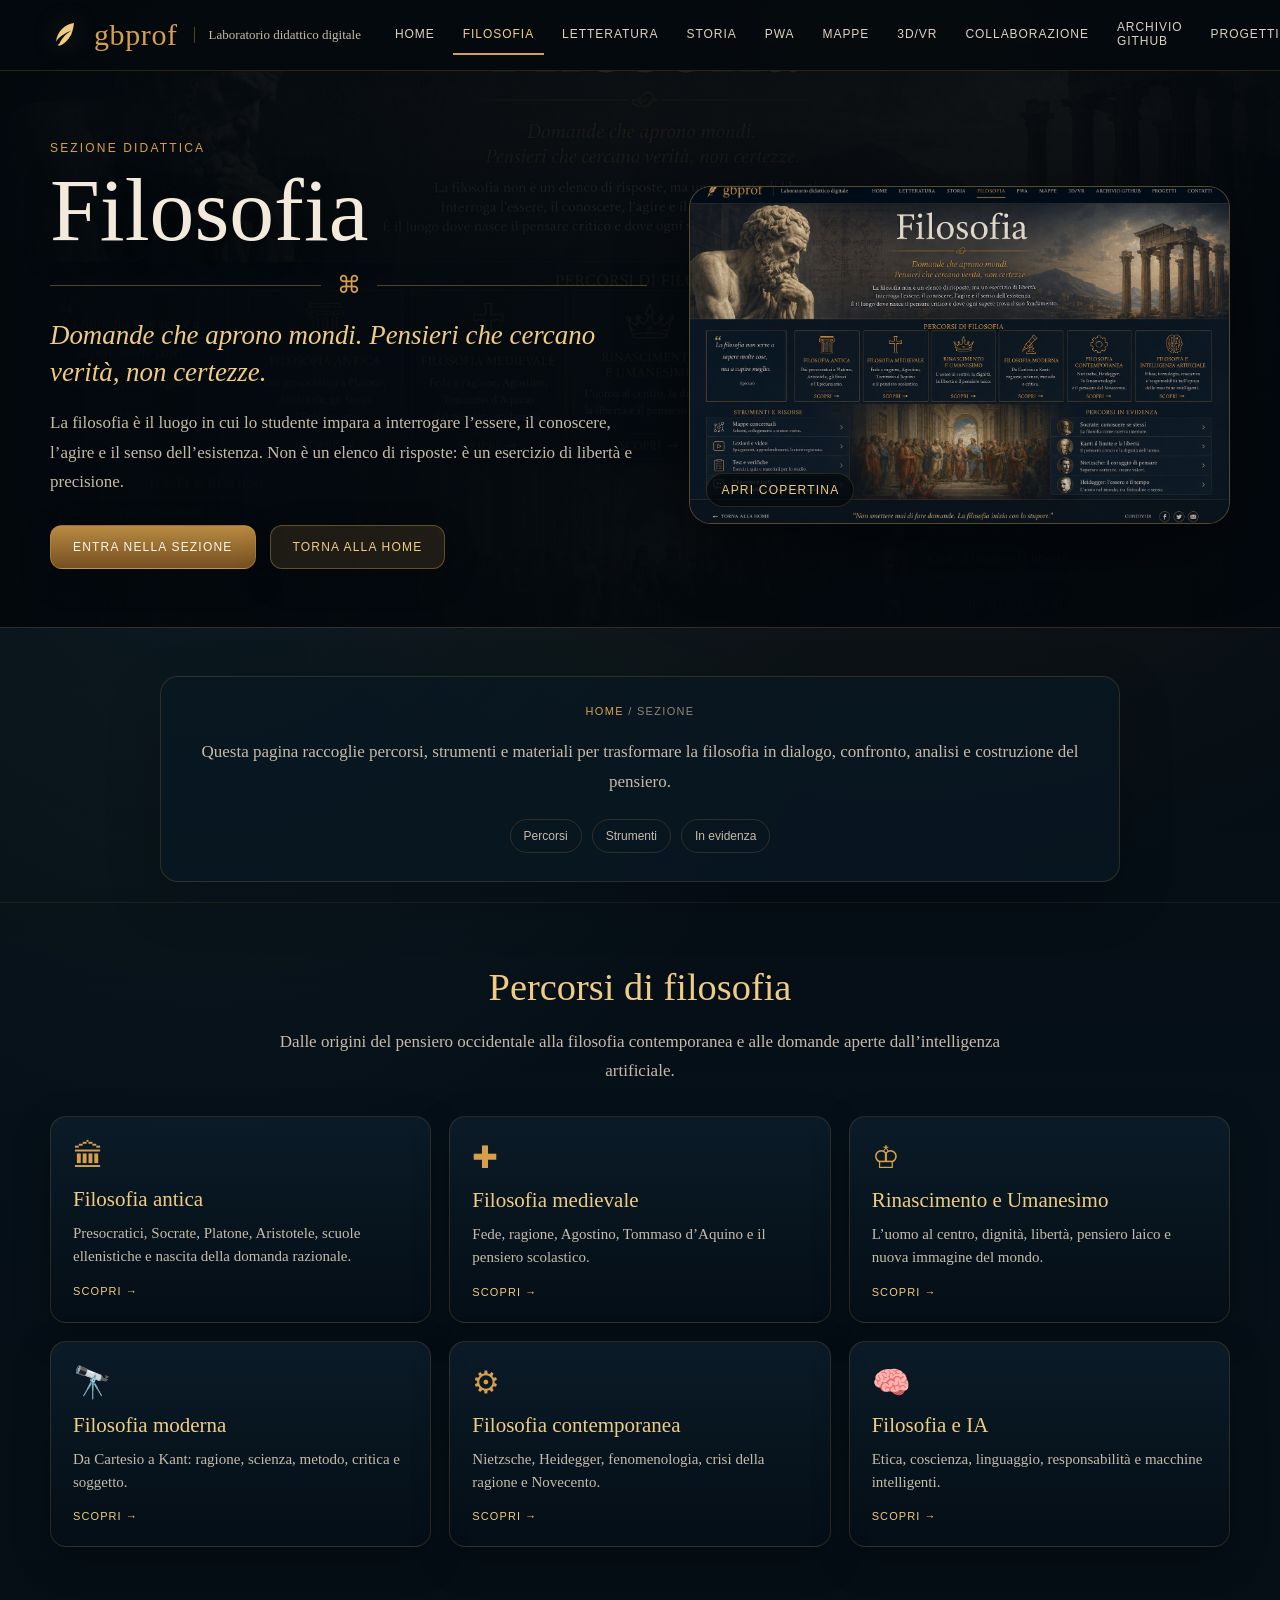
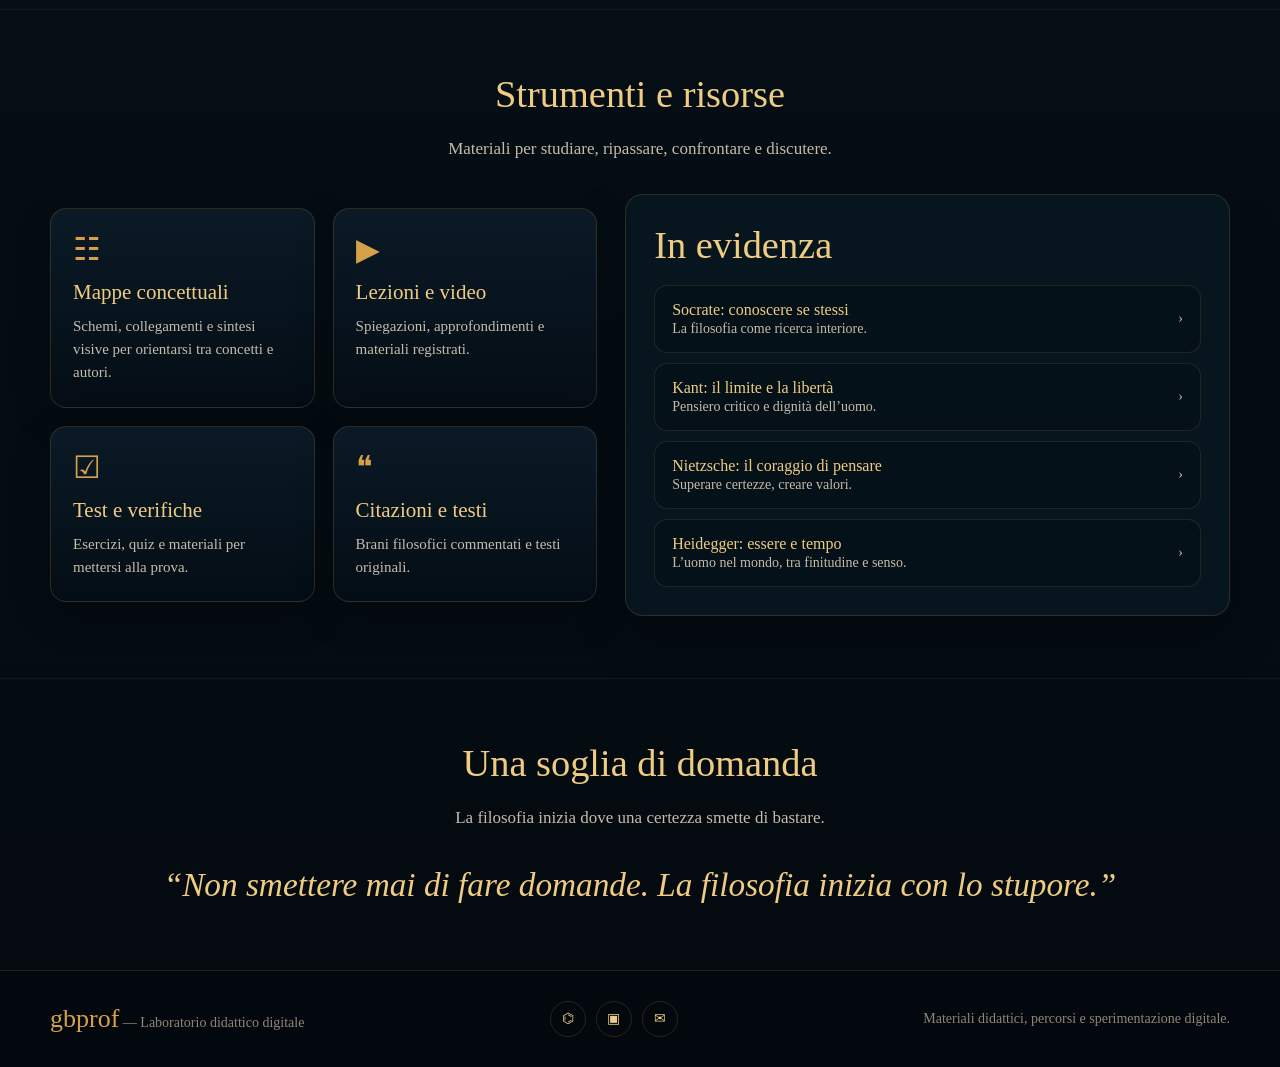
<file: filosofia.html>
<!doctype html>
<html lang="it">
<head>
  <meta charset="utf-8">
  <meta name="viewport" content="width=device-width, initial-scale=1">
  <title>Filosofia - gbprof</title>
  <meta name="description" content="Percorsi di filosofia per il laboratorio didattico digitale gbprof.">
  <meta name="theme-color" content="#061018">
  <link rel="icon" href="assets/img/favicon.svg" type="image/svg+xml">
  <link rel="manifest" href="manifest.webmanifest">
  <link rel="stylesheet" href="assets/css/style.css">
</head>
<body data-page="filosofia">

<header class="site-header">
  <div class="container header-inner">
    <a class="logo" href="index.html" aria-label="gbprof home"><svg viewBox="0 0 64 64" aria-hidden="true"><path d="M48 8C29 11 15 24 12 45c8-11 18-17 31-22-12 7-21 17-26 31C33 50 46 32 48 8Z" fill="currentColor"/><path d="M16 52c8-3 18-9 27-23" stroke="#f0cc83" stroke-width="2" fill="none" opacity=".75"/></svg><strong>gbprof</strong><span>Laboratorio didattico digitale</span></a>
    <button class="menu-toggle" aria-label="Apri menu" aria-expanded="false">☰</button>
    <nav class="nav" aria-label="Navigazione principale">
      <a href="index.html" data-nav="home">Home</a>
<a href="filosofia.html" data-nav="filosofia">Filosofia</a>
<a href="letteratura.html" data-nav="letteratura">Letteratura</a>
<a href="storia.html" data-nav="storia">Storia</a>
<a href="pwa.html" data-nav="pwa">PWA</a>
<a href="mappe.html" data-nav="mappe">Mappe</a>
<a href="3d-vr.html" data-nav="3d-vr">3D/VR</a>
<a href="collaborazione.html" data-nav="collaborazione">Collaborazione</a>
<a href="archivio-github.html" data-nav="archivio">Archivio GitHub</a>
<a href="progetti.html" data-nav="progetti">Progetti</a>
<a href="contatti.html" data-nav="contatti">Contatti</a>
    </nav>
  </div>
</header>

<section class="hero">
  <div class="hero-bg"><img src="assets/img/filosofia-cover.png" alt="Copertina Filosofia"></div>
  <div class="container hero-content">
    <div class="hero-text">
      <div class="kicker">Sezione didattica</div>
      <h1>Filosofia</h1>
      <div class="rule"><span>⌘</span></div>
      <p class="lead">Domande che aprono mondi. Pensieri che cercano verità, non certezze.</p>
      <p>La filosofia è il luogo in cui lo studente impara a interrogare l’essere, il conoscere, l’agire e il senso dell’esistenza. Non è un elenco di risposte: è un esercizio di libertà e precisione.</p>
      <div class="hero-actions">
      <a class="btn primary" href="#contenuti">Entra nella sezione</a>
      <a class="btn" href="index.html">Torna alla home</a>
    </div>
    </div>
    <a class="cover-frame" href="assets/img/filosofia-cover.png" target="_blank" rel="noopener">
      <img src="assets/img/filosofia-cover.png" alt="Anteprima grafica della pagina Filosofia">
      <span class="cover-label">Apri copertina</span>
    </a>
  </div>
</section>
<section class="page-intro">
  <div class="container">
    <div class="panel">
      <div class="breadcrumbs"><a href="index.html">Home</a> / sezione</div>
      <p>Questa pagina raccoglie percorsi, strumenti e materiali per trasformare la filosofia in dialogo, confronto, analisi e costruzione del pensiero.</p>
      <div class="mini-index"><a href="#percorsi">Percorsi</a><a href="#strumenti">Strumenti</a><a href="#evidenza">In evidenza</a></div>
    </div>
  </div>
</section>
<section class="section" id="percorsi">
  <div class="container">
    <div class="section-title"><h2>Percorsi di filosofia</h2><p>Dalle origini del pensiero occidentale alla filosofia contemporanea e alle domande aperte dall’intelligenza artificiale.</p></div>
    <div class="grid cols-3" id="percorsi">
<article class="card"><div class="icon">🏛</div><h3>Filosofia antica</h3><p>Presocratici, Socrate, Platone, Aristotele, scuole ellenistiche e nascita della domanda razionale.</p><a class="more" href="#">Scopri →</a></article>
<article class="card"><div class="icon">✚</div><h3>Filosofia medievale</h3><p>Fede, ragione, Agostino, Tommaso d’Aquino e il pensiero scolastico.</p><a class="more" href="#">Scopri →</a></article>
<article class="card"><div class="icon">♔</div><h3>Rinascimento e Umanesimo</h3><p>L’uomo al centro, dignità, libertà, pensiero laico e nuova immagine del mondo.</p><a class="more" href="#">Scopri →</a></article>
<article class="card"><div class="icon">🔭</div><h3>Filosofia moderna</h3><p>Da Cartesio a Kant: ragione, scienza, metodo, critica e soggetto.</p><a class="more" href="#">Scopri →</a></article>
<article class="card"><div class="icon">⚙</div><h3>Filosofia contemporanea</h3><p>Nietzsche, Heidegger, fenomenologia, crisi della ragione e Novecento.</p><a class="more" href="#">Scopri →</a></article>
<article class="card"><div class="icon">🧠</div><h3>Filosofia e IA</h3><p>Etica, coscienza, linguaggio, responsabilità e macchine intelligenti.</p><a class="more" href="#">Scopri →</a></article>
</div>
  </div>
</section>
<section class="section" id="strumenti">
  <div class="container">
    <div class="section-title"><h2>Strumenti e risorse</h2><p>Materiali per studiare, ripassare, confrontare e discutere.</p></div>
    <div class="split" id="strumenti"><div class="grid cols-2">
<article class="card"><div class="icon">☷</div><h3>Mappe concettuali</h3><p>Schemi, collegamenti e sintesi visive per orientarsi tra concetti e autori.</p></article>
<article class="card"><div class="icon">▶</div><h3>Lezioni e video</h3><p>Spiegazioni, approfondimenti e materiali registrati.</p></article>
<article class="card"><div class="icon">☑</div><h3>Test e verifiche</h3><p>Esercizi, quiz e materiali per mettersi alla prova.</p></article>
<article class="card"><div class="icon">❝</div><h3>Citazioni e testi</h3><p>Brani filosofici commentati e testi originali.</p></article>
</div><div class="panel"><h2>In evidenza</h2><div class="list">
<a href="#"><div><strong>Socrate: conoscere se stessi</strong><br><span>La filosofia come ricerca interiore.</span></div><span>›</span></a>
<a href="#"><div><strong>Kant: il limite e la libertà</strong><br><span>Pensiero critico e dignità dell’uomo.</span></div><span>›</span></a>
<a href="#"><div><strong>Nietzsche: il coraggio di pensare</strong><br><span>Superare certezze, creare valori.</span></div><span>›</span></a>
<a href="#"><div><strong>Heidegger: essere e tempo</strong><br><span>L’uomo nel mondo, tra finitudine e senso.</span></div><span>›</span></a>
</div></div></div>
  </div>
</section>
<section class="section" id="evidenza">
  <div class="container">
    <div class="section-title"><h2>Una soglia di domanda</h2><p>La filosofia inizia dove una certezza smette di bastare.</p></div>
    <p class="quote">“Non smettere mai di fare domande. La filosofia inizia con lo stupore.”</p>
  </div>
</section>

<footer class="footer">
  <div class="container footer-inner">
    <div><span class="brand">gbprof</span> — Laboratorio didattico digitale</div>
    <div class="social" aria-label="Collegamenti rapidi">
      <a href="archivio-github.html" title="Archivio GitHub">⌬</a>
      <a href="pwa.html" title="PWA">▣</a>
      <a href="contatti.html" title="Contatti">✉</a>
    </div>
    <div>Materiali didattici, percorsi e sperimentazione digitale.</div>
  </div>
</footer>
<script src="assets/js/main.js"></script>
</body>
</html>
</file>
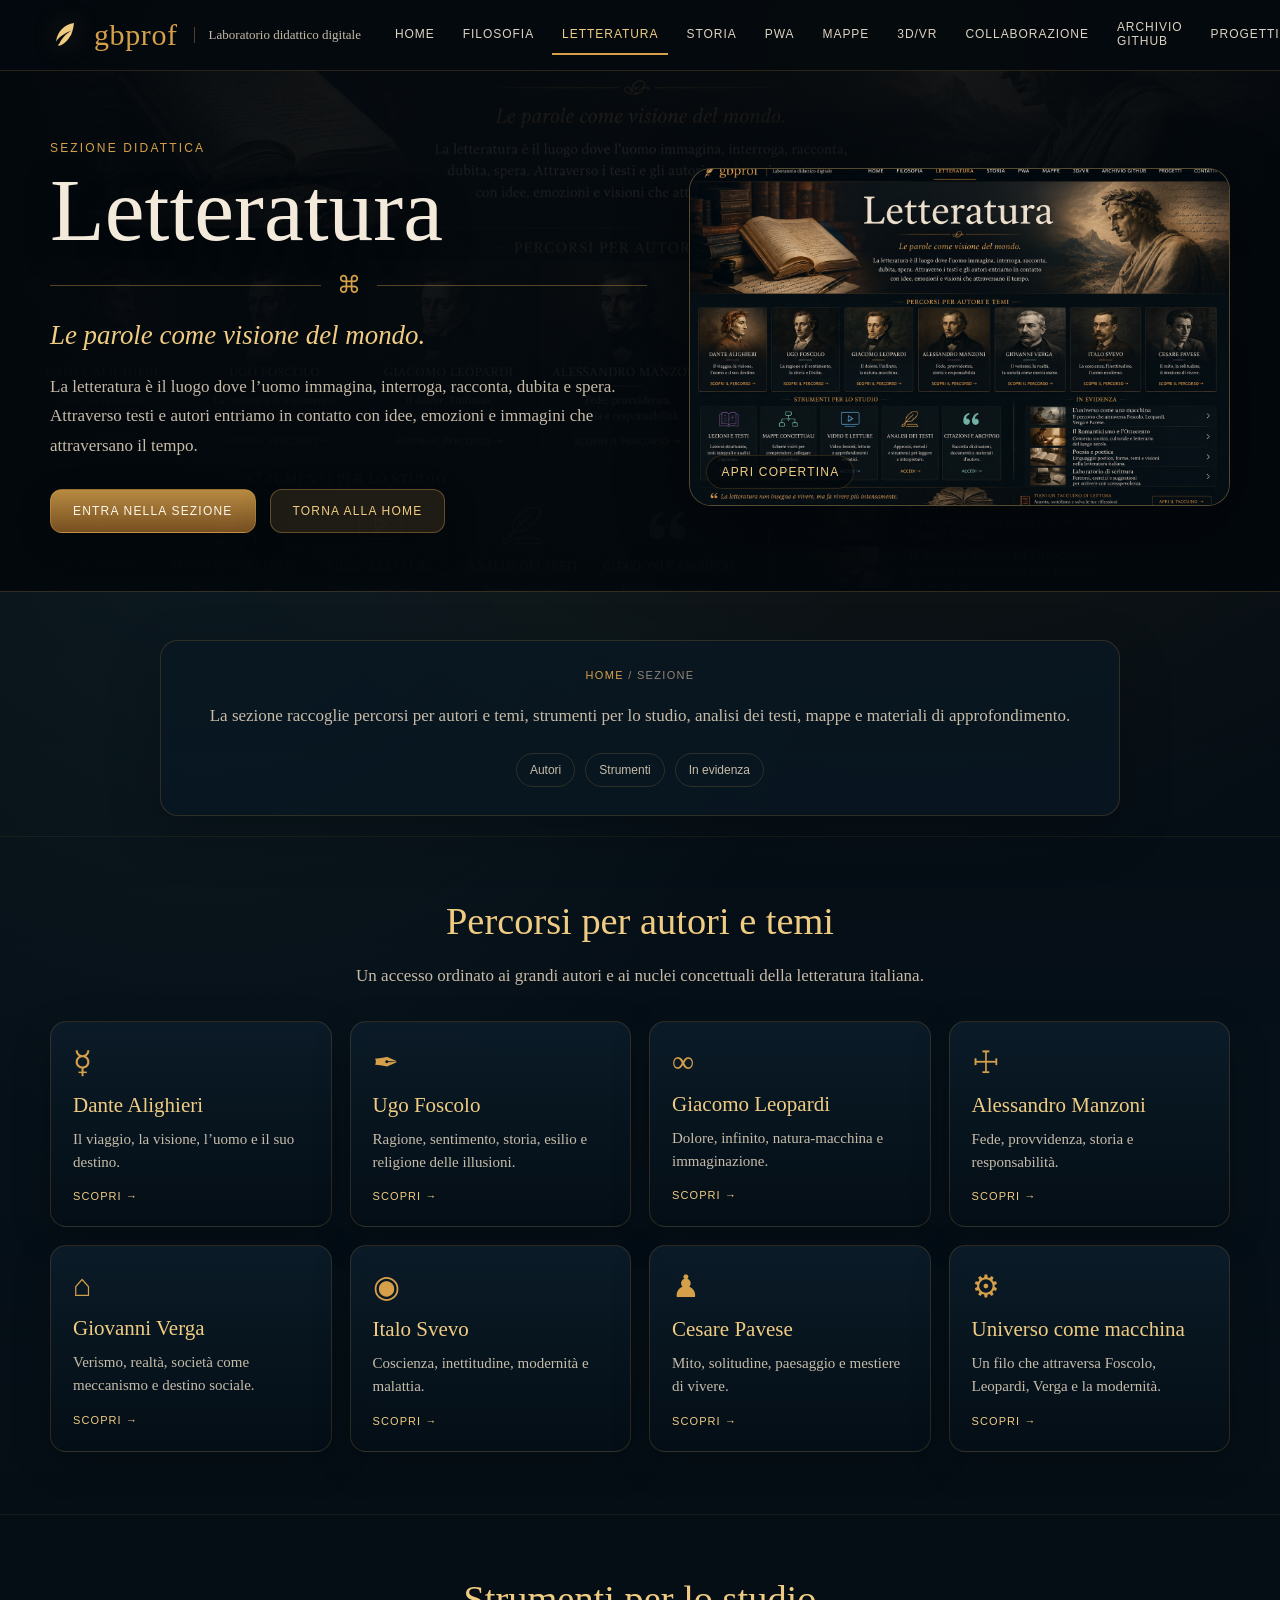
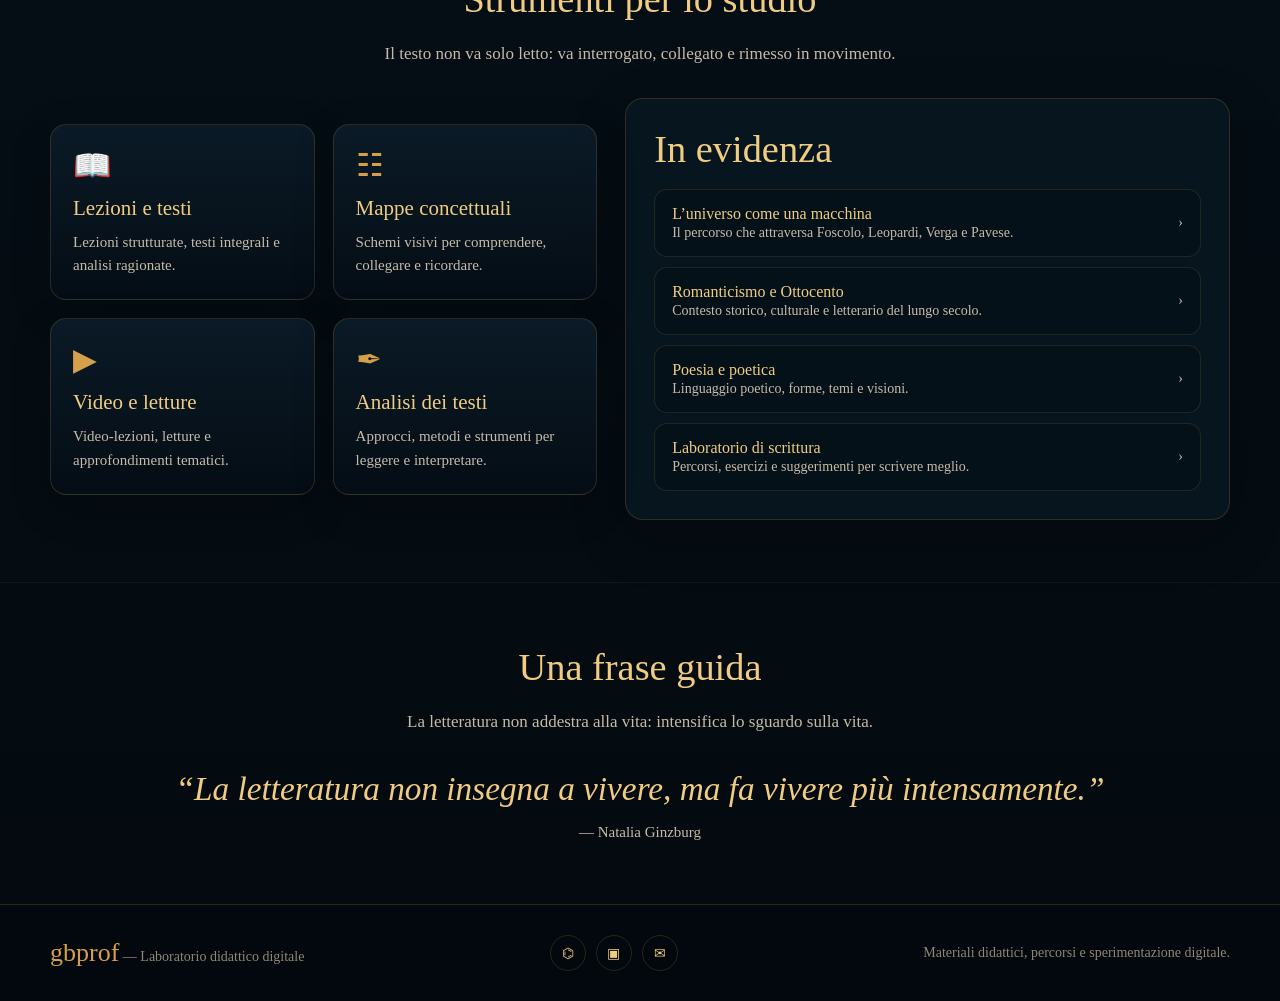
<file: letteratura.html>
<!doctype html>
<html lang="it">
<head>
  <meta charset="utf-8">
  <meta name="viewport" content="width=device-width, initial-scale=1">
  <title>Letteratura - gbprof</title>
  <meta name="description" content="Percorsi di letteratura per il laboratorio didattico digitale gbprof.">
  <meta name="theme-color" content="#061018">
  <link rel="icon" href="assets/img/favicon.svg" type="image/svg+xml">
  <link rel="manifest" href="manifest.webmanifest">
  <link rel="stylesheet" href="assets/css/style.css">
</head>
<body data-page="letteratura">

<header class="site-header">
  <div class="container header-inner">
    <a class="logo" href="index.html" aria-label="gbprof home"><svg viewBox="0 0 64 64" aria-hidden="true"><path d="M48 8C29 11 15 24 12 45c8-11 18-17 31-22-12 7-21 17-26 31C33 50 46 32 48 8Z" fill="currentColor"/><path d="M16 52c8-3 18-9 27-23" stroke="#f0cc83" stroke-width="2" fill="none" opacity=".75"/></svg><strong>gbprof</strong><span>Laboratorio didattico digitale</span></a>
    <button class="menu-toggle" aria-label="Apri menu" aria-expanded="false">☰</button>
    <nav class="nav" aria-label="Navigazione principale">
      <a href="index.html" data-nav="home">Home</a>
<a href="filosofia.html" data-nav="filosofia">Filosofia</a>
<a href="letteratura.html" data-nav="letteratura">Letteratura</a>
<a href="storia.html" data-nav="storia">Storia</a>
<a href="pwa.html" data-nav="pwa">PWA</a>
<a href="mappe.html" data-nav="mappe">Mappe</a>
<a href="3d-vr.html" data-nav="3d-vr">3D/VR</a>
<a href="collaborazione.html" data-nav="collaborazione">Collaborazione</a>
<a href="archivio-github.html" data-nav="archivio">Archivio GitHub</a>
<a href="progetti.html" data-nav="progetti">Progetti</a>
<a href="contatti.html" data-nav="contatti">Contatti</a>
    </nav>
  </div>
</header>

<section class="hero">
  <div class="hero-bg"><img src="assets/img/letteratura-cover.png" alt="Copertina Letteratura"></div>
  <div class="container hero-content">
    <div class="hero-text">
      <div class="kicker">Sezione didattica</div>
      <h1>Letteratura</h1>
      <div class="rule"><span>⌘</span></div>
      <p class="lead">Le parole come visione del mondo.</p>
      <p>La letteratura è il luogo dove l’uomo immagina, interroga, racconta, dubita e spera. Attraverso testi e autori entriamo in contatto con idee, emozioni e immagini che attraversano il tempo.</p>
      <div class="hero-actions">
      <a class="btn primary" href="#contenuti">Entra nella sezione</a>
      <a class="btn" href="index.html">Torna alla home</a>
    </div>
    </div>
    <a class="cover-frame" href="assets/img/letteratura-cover.png" target="_blank" rel="noopener">
      <img src="assets/img/letteratura-cover.png" alt="Anteprima grafica della pagina Letteratura">
      <span class="cover-label">Apri copertina</span>
    </a>
  </div>
</section>
<section class="page-intro">
  <div class="container">
    <div class="panel">
      <div class="breadcrumbs"><a href="index.html">Home</a> / sezione</div>
      <p>La sezione raccoglie percorsi per autori e temi, strumenti per lo studio, analisi dei testi, mappe e materiali di approfondimento.</p>
      <div class="mini-index"><a href="#autori">Autori</a><a href="#strumenti">Strumenti</a><a href="#evidenza">In evidenza</a></div>
    </div>
  </div>
</section>
<section class="section" id="autori">
  <div class="container">
    <div class="section-title"><h2>Percorsi per autori e temi</h2><p>Un accesso ordinato ai grandi autori e ai nuclei concettuali della letteratura italiana.</p></div>
    <div class="grid cols-4" id="autori">
<article class="card"><div class="icon">☿</div><h3>Dante Alighieri</h3><p>Il viaggio, la visione, l’uomo e il suo destino.</p><a class="more" href="#">Scopri →</a></article>
<article class="card"><div class="icon">✒</div><h3>Ugo Foscolo</h3><p>Ragione, sentimento, storia, esilio e religione delle illusioni.</p><a class="more" href="#">Scopri →</a></article>
<article class="card"><div class="icon">∞</div><h3>Giacomo Leopardi</h3><p>Dolore, infinito, natura-macchina e immaginazione.</p><a class="more" href="#">Scopri →</a></article>
<article class="card"><div class="icon">☩</div><h3>Alessandro Manzoni</h3><p>Fede, provvidenza, storia e responsabilità.</p><a class="more" href="#">Scopri →</a></article>
<article class="card"><div class="icon">⌂</div><h3>Giovanni Verga</h3><p>Verismo, realtà, società come meccanismo e destino sociale.</p><a class="more" href="#">Scopri →</a></article>
<article class="card"><div class="icon">◉</div><h3>Italo Svevo</h3><p>Coscienza, inettitudine, modernità e malattia.</p><a class="more" href="#">Scopri →</a></article>
<article class="card"><div class="icon">♟</div><h3>Cesare Pavese</h3><p>Mito, solitudine, paesaggio e mestiere di vivere.</p><a class="more" href="#">Scopri →</a></article>
<article class="card"><div class="icon">⚙</div><h3>Universo come macchina</h3><p>Un filo che attraversa Foscolo, Leopardi, Verga e la modernità.</p><a class="more" href="#">Scopri →</a></article>
</div>
  </div>
</section>
<section class="section" id="strumenti">
  <div class="container">
    <div class="section-title"><h2>Strumenti per lo studio</h2><p>Il testo non va solo letto: va interrogato, collegato e rimesso in movimento.</p></div>
    <div class="split" id="strumenti"><div class="grid cols-2">
<article class="card"><div class="icon">📖</div><h3>Lezioni e testi</h3><p>Lezioni strutturate, testi integrali e analisi ragionate.</p></article>
<article class="card"><div class="icon">☷</div><h3>Mappe concettuali</h3><p>Schemi visivi per comprendere, collegare e ricordare.</p></article>
<article class="card"><div class="icon">▶</div><h3>Video e letture</h3><p>Video-lezioni, letture e approfondimenti tematici.</p></article>
<article class="card"><div class="icon">✒</div><h3>Analisi dei testi</h3><p>Approcci, metodi e strumenti per leggere e interpretare.</p></article>
</div><div class="panel"><h2>In evidenza</h2><div class="list">
<a href="#"><div><strong>L’universo come una macchina</strong><br><span>Il percorso che attraversa Foscolo, Leopardi, Verga e Pavese.</span></div><span>›</span></a>
<a href="#"><div><strong>Romanticismo e Ottocento</strong><br><span>Contesto storico, culturale e letterario del lungo secolo.</span></div><span>›</span></a>
<a href="#"><div><strong>Poesia e poetica</strong><br><span>Linguaggio poetico, forme, temi e visioni.</span></div><span>›</span></a>
<a href="#"><div><strong>Laboratorio di scrittura</strong><br><span>Percorsi, esercizi e suggerimenti per scrivere meglio.</span></div><span>›</span></a>
</div></div></div>
  </div>
</section>
<section class="section" id="evidenza">
  <div class="container">
    <div class="section-title"><h2>Una frase guida</h2><p>La letteratura non addestra alla vita: intensifica lo sguardo sulla vita.</p></div>
    <p class="quote">“La letteratura non insegna a vivere, ma fa vivere più intensamente.”<small>— Natalia Ginzburg</small></p>
  </div>
</section>

<footer class="footer">
  <div class="container footer-inner">
    <div><span class="brand">gbprof</span> — Laboratorio didattico digitale</div>
    <div class="social" aria-label="Collegamenti rapidi">
      <a href="archivio-github.html" title="Archivio GitHub">⌬</a>
      <a href="pwa.html" title="PWA">▣</a>
      <a href="contatti.html" title="Contatti">✉</a>
    </div>
    <div>Materiali didattici, percorsi e sperimentazione digitale.</div>
  </div>
</footer>
<script src="assets/js/main.js"></script>
</body>
</html>
</file>
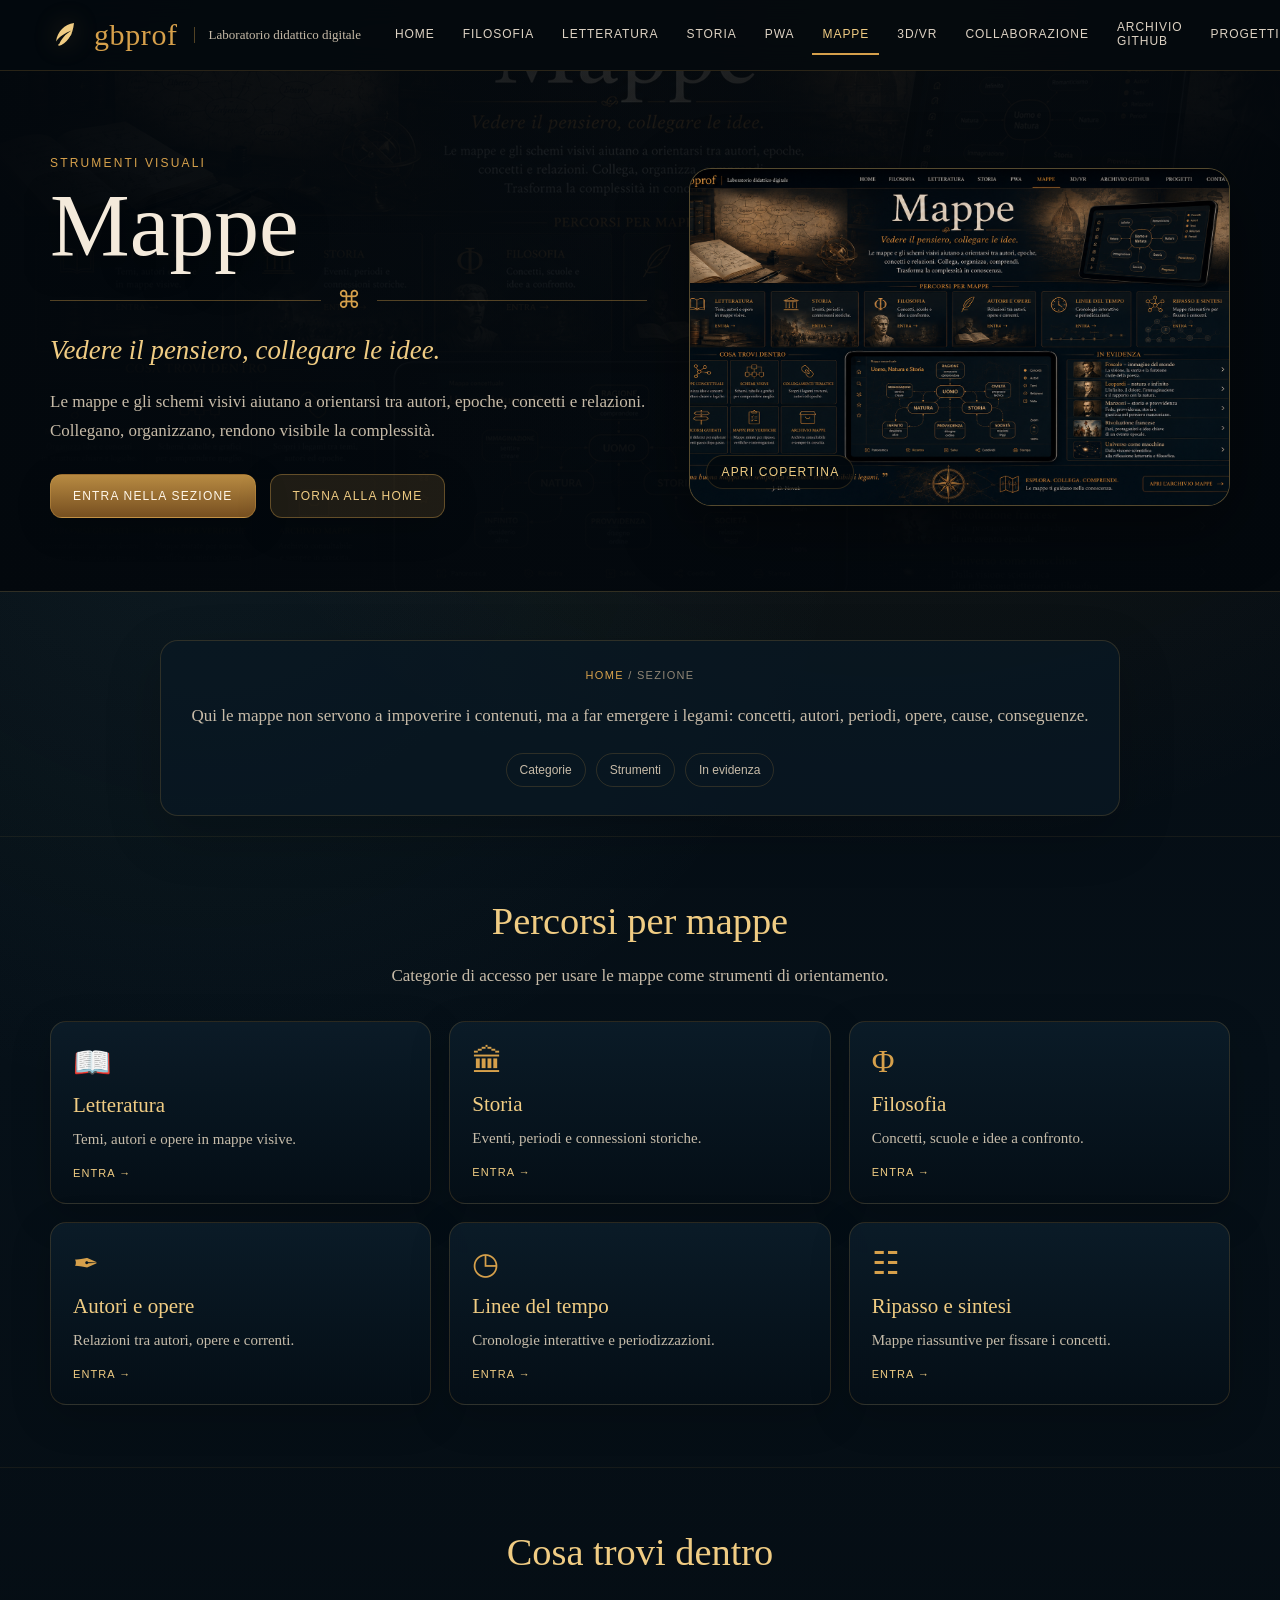
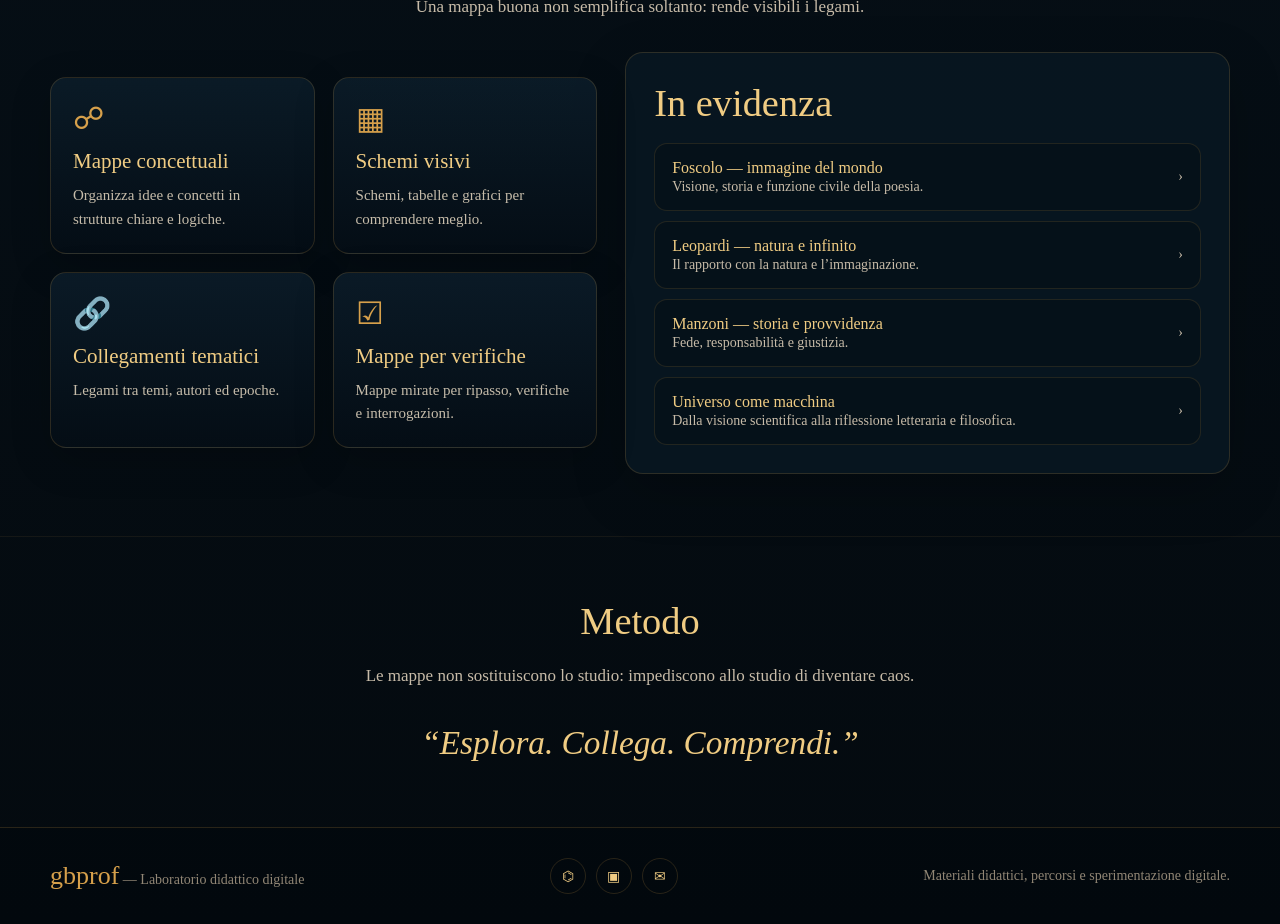
<file: mappe.html>
<!doctype html>
<html lang="it">
<head>
  <meta charset="utf-8">
  <meta name="viewport" content="width=device-width, initial-scale=1">
  <title>Mappe - gbprof</title>
  <meta name="description" content="Mappe concettuali e schemi visivi del laboratorio gbprof.">
  <meta name="theme-color" content="#061018">
  <link rel="icon" href="assets/img/favicon.svg" type="image/svg+xml">
  <link rel="manifest" href="manifest.webmanifest">
  <link rel="stylesheet" href="assets/css/style.css">
</head>
<body data-page="mappe">

<header class="site-header">
  <div class="container header-inner">
    <a class="logo" href="index.html" aria-label="gbprof home"><svg viewBox="0 0 64 64" aria-hidden="true"><path d="M48 8C29 11 15 24 12 45c8-11 18-17 31-22-12 7-21 17-26 31C33 50 46 32 48 8Z" fill="currentColor"/><path d="M16 52c8-3 18-9 27-23" stroke="#f0cc83" stroke-width="2" fill="none" opacity=".75"/></svg><strong>gbprof</strong><span>Laboratorio didattico digitale</span></a>
    <button class="menu-toggle" aria-label="Apri menu" aria-expanded="false">☰</button>
    <nav class="nav" aria-label="Navigazione principale">
      <a href="index.html" data-nav="home">Home</a>
<a href="filosofia.html" data-nav="filosofia">Filosofia</a>
<a href="letteratura.html" data-nav="letteratura">Letteratura</a>
<a href="storia.html" data-nav="storia">Storia</a>
<a href="pwa.html" data-nav="pwa">PWA</a>
<a href="mappe.html" data-nav="mappe">Mappe</a>
<a href="3d-vr.html" data-nav="3d-vr">3D/VR</a>
<a href="collaborazione.html" data-nav="collaborazione">Collaborazione</a>
<a href="archivio-github.html" data-nav="archivio">Archivio GitHub</a>
<a href="progetti.html" data-nav="progetti">Progetti</a>
<a href="contatti.html" data-nav="contatti">Contatti</a>
    </nav>
  </div>
</header>

<section class="hero">
  <div class="hero-bg"><img src="assets/img/mappe-cover.png" alt="Copertina Mappe"></div>
  <div class="container hero-content">
    <div class="hero-text">
      <div class="kicker">Strumenti visuali</div>
      <h1>Mappe</h1>
      <div class="rule"><span>⌘</span></div>
      <p class="lead">Vedere il pensiero, collegare le idee.</p>
      <p>Le mappe e gli schemi visivi aiutano a orientarsi tra autori, epoche, concetti e relazioni. Collegano, organizzano, rendono visibile la complessità.</p>
      <div class="hero-actions">
      <a class="btn primary" href="#contenuti">Entra nella sezione</a>
      <a class="btn" href="index.html">Torna alla home</a>
    </div>
    </div>
    <a class="cover-frame" href="assets/img/mappe-cover.png" target="_blank" rel="noopener">
      <img src="assets/img/mappe-cover.png" alt="Anteprima grafica della pagina Mappe">
      <span class="cover-label">Apri copertina</span>
    </a>
  </div>
</section>
<section class="page-intro">
  <div class="container">
    <div class="panel">
      <div class="breadcrumbs"><a href="index.html">Home</a> / sezione</div>
      <p>Qui le mappe non servono a impoverire i contenuti, ma a far emergere i legami: concetti, autori, periodi, opere, cause, conseguenze.</p>
      <div class="mini-index"><a href="#categorie">Categorie</a><a href="#strumenti">Strumenti</a><a href="#evidenza">In evidenza</a></div>
    </div>
  </div>
</section>
<section class="section" id="categorie">
  <div class="container">
    <div class="section-title"><h2>Percorsi per mappe</h2><p>Categorie di accesso per usare le mappe come strumenti di orientamento.</p></div>
    <div class="grid cols-3" id="categorie">
<article class="card"><div class="icon">📖</div><h3>Letteratura</h3><p>Temi, autori e opere in mappe visive.</p><a class="more" href="#">Entra →</a></article>
<article class="card"><div class="icon">🏛</div><h3>Storia</h3><p>Eventi, periodi e connessioni storiche.</p><a class="more" href="#">Entra →</a></article>
<article class="card"><div class="icon">Φ</div><h3>Filosofia</h3><p>Concetti, scuole e idee a confronto.</p><a class="more" href="#">Entra →</a></article>
<article class="card"><div class="icon">✒</div><h3>Autori e opere</h3><p>Relazioni tra autori, opere e correnti.</p><a class="more" href="#">Entra →</a></article>
<article class="card"><div class="icon">◷</div><h3>Linee del tempo</h3><p>Cronologie interattive e periodizzazioni.</p><a class="more" href="#">Entra →</a></article>
<article class="card"><div class="icon">☷</div><h3>Ripasso e sintesi</h3><p>Mappe riassuntive per fissare i concetti.</p><a class="more" href="#">Entra →</a></article>
</div>
  </div>
</section>
<section class="section" id="strumenti">
  <div class="container">
    <div class="section-title"><h2>Cosa trovi dentro</h2><p>Una mappa buona non semplifica soltanto: rende visibili i legami.</p></div>
    <div class="split" id="strumenti"><div class="grid cols-2">
<article class="card"><div class="icon">☍</div><h3>Mappe concettuali</h3><p>Organizza idee e concetti in strutture chiare e logiche.</p></article>
<article class="card"><div class="icon">▦</div><h3>Schemi visivi</h3><p>Schemi, tabelle e grafici per comprendere meglio.</p></article>
<article class="card"><div class="icon">🔗</div><h3>Collegamenti tematici</h3><p>Legami tra temi, autori ed epoche.</p></article>
<article class="card"><div class="icon">☑</div><h3>Mappe per verifiche</h3><p>Mappe mirate per ripasso, verifiche e interrogazioni.</p></article>
</div><div class="panel"><h2>In evidenza</h2><div class="list">
<a href="#"><div><strong>Foscolo — immagine del mondo</strong><br><span>Visione, storia e funzione civile della poesia.</span></div><span>›</span></a>
<a href="#"><div><strong>Leopardi — natura e infinito</strong><br><span>Il rapporto con la natura e l’immaginazione.</span></div><span>›</span></a>
<a href="#"><div><strong>Manzoni — storia e provvidenza</strong><br><span>Fede, responsabilità e giustizia.</span></div><span>›</span></a>
<a href="#"><div><strong>Universo come macchina</strong><br><span>Dalla visione scientifica alla riflessione letteraria e filosofica.</span></div><span>›</span></a>
</div></div></div>
  </div>
</section>
<section class="section" id="evidenza">
  <div class="container">
    <div class="section-title"><h2>Metodo</h2><p>Le mappe non sostituiscono lo studio: impediscono allo studio di diventare caos.</p></div>
    <p class="quote">“Esplora. Collega. Comprendi.”</p>
  </div>
</section>

<footer class="footer">
  <div class="container footer-inner">
    <div><span class="brand">gbprof</span> — Laboratorio didattico digitale</div>
    <div class="social" aria-label="Collegamenti rapidi">
      <a href="archivio-github.html" title="Archivio GitHub">⌬</a>
      <a href="pwa.html" title="PWA">▣</a>
      <a href="contatti.html" title="Contatti">✉</a>
    </div>
    <div>Materiali didattici, percorsi e sperimentazione digitale.</div>
  </div>
</footer>
<script src="assets/js/main.js"></script>
</body>
</html>
</file>
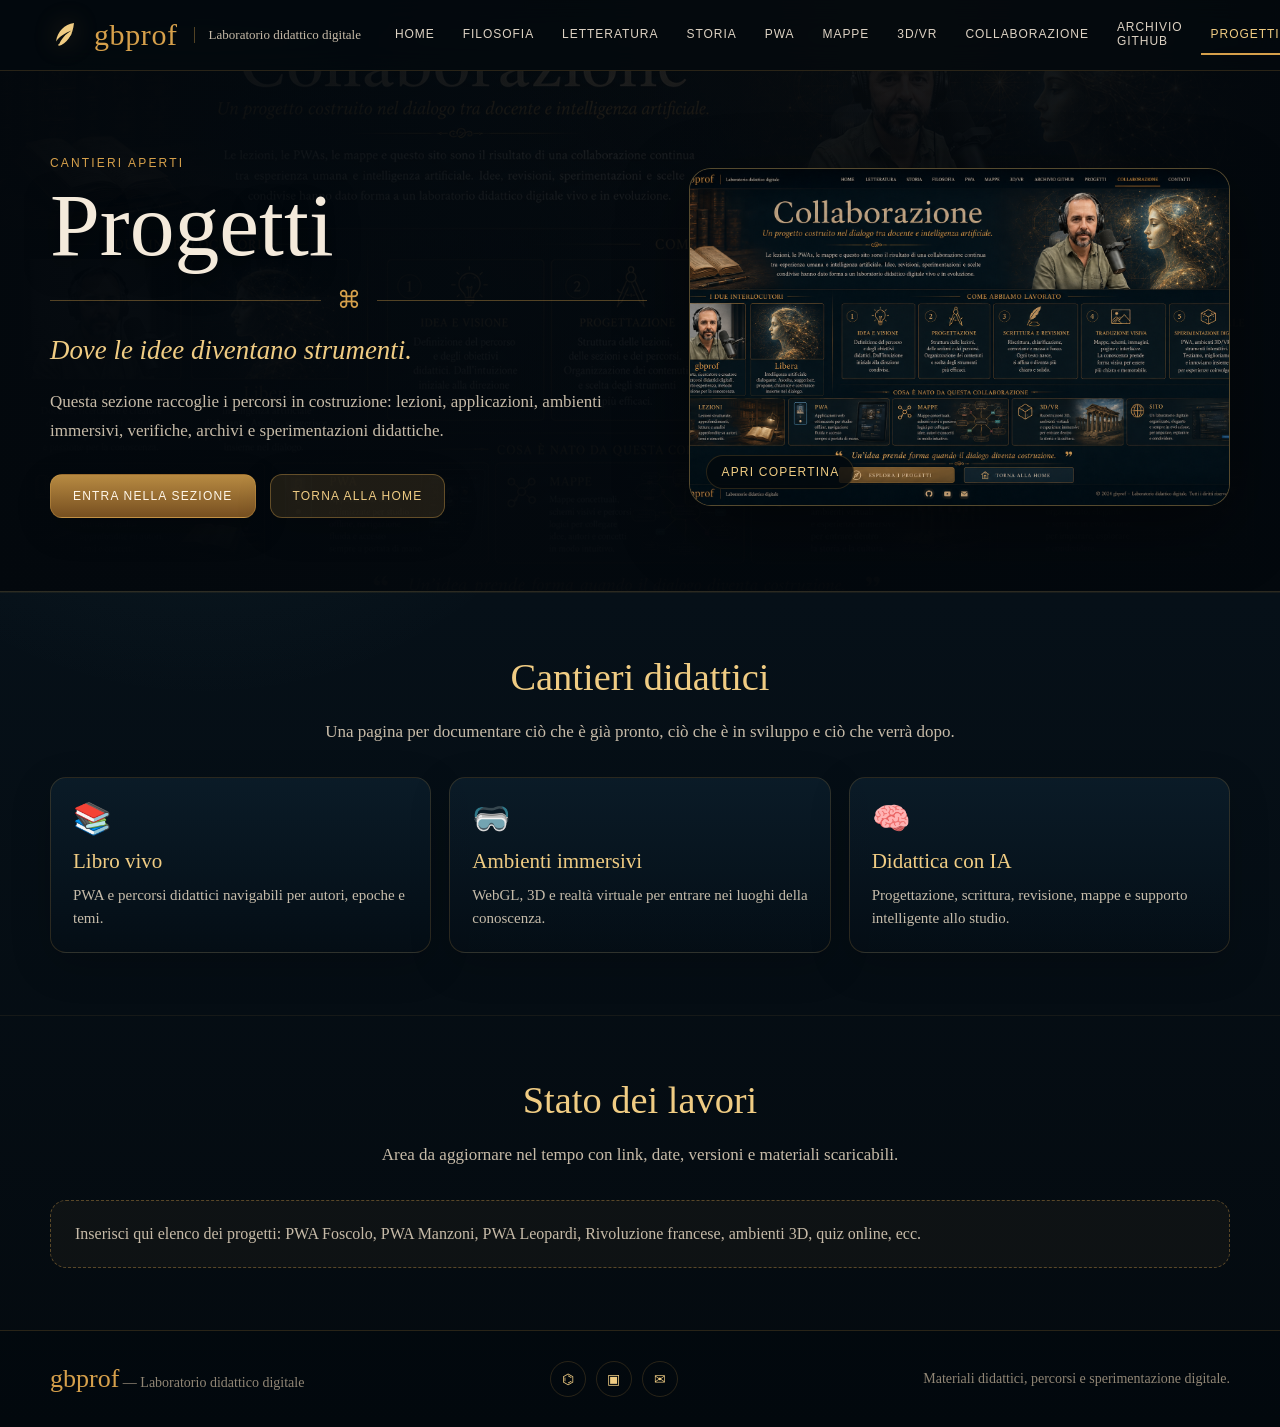
<file: progetti.html>
<!doctype html>
<html lang="it">
<head>
  <meta charset="utf-8">
  <meta name="viewport" content="width=device-width, initial-scale=1">
  <title>Progetti - gbprof</title>
  <meta name="description" content="Progetti del laboratorio didattico digitale gbprof.">
  <meta name="theme-color" content="#061018">
  <link rel="icon" href="assets/img/favicon.svg" type="image/svg+xml">
  <link rel="manifest" href="manifest.webmanifest">
  <link rel="stylesheet" href="assets/css/style.css">
</head>
<body data-page="progetti">

<header class="site-header">
  <div class="container header-inner">
    <a class="logo" href="index.html" aria-label="gbprof home"><svg viewBox="0 0 64 64" aria-hidden="true"><path d="M48 8C29 11 15 24 12 45c8-11 18-17 31-22-12 7-21 17-26 31C33 50 46 32 48 8Z" fill="currentColor"/><path d="M16 52c8-3 18-9 27-23" stroke="#f0cc83" stroke-width="2" fill="none" opacity=".75"/></svg><strong>gbprof</strong><span>Laboratorio didattico digitale</span></a>
    <button class="menu-toggle" aria-label="Apri menu" aria-expanded="false">☰</button>
    <nav class="nav" aria-label="Navigazione principale">
      <a href="index.html" data-nav="home">Home</a>
<a href="filosofia.html" data-nav="filosofia">Filosofia</a>
<a href="letteratura.html" data-nav="letteratura">Letteratura</a>
<a href="storia.html" data-nav="storia">Storia</a>
<a href="pwa.html" data-nav="pwa">PWA</a>
<a href="mappe.html" data-nav="mappe">Mappe</a>
<a href="3d-vr.html" data-nav="3d-vr">3D/VR</a>
<a href="collaborazione.html" data-nav="collaborazione">Collaborazione</a>
<a href="archivio-github.html" data-nav="archivio">Archivio GitHub</a>
<a href="progetti.html" data-nav="progetti">Progetti</a>
<a href="contatti.html" data-nav="contatti">Contatti</a>
    </nav>
  </div>
</header>

<section class="hero">
  <div class="hero-bg"><img src="assets/img/collaborazione-cover.png" alt="Copertina Progetti"></div>
  <div class="container hero-content">
    <div class="hero-text">
      <div class="kicker">Cantieri aperti</div>
      <h1>Progetti</h1>
      <div class="rule"><span>⌘</span></div>
      <p class="lead">Dove le idee diventano strumenti.</p>
      <p>Questa sezione raccoglie i percorsi in costruzione: lezioni, applicazioni, ambienti immersivi, verifiche, archivi e sperimentazioni didattiche.</p>
      <div class="hero-actions">
      <a class="btn primary" href="#contenuti">Entra nella sezione</a>
      <a class="btn" href="index.html">Torna alla home</a>
    </div>
    </div>
    <a class="cover-frame" href="assets/img/collaborazione-cover.png" target="_blank" rel="noopener">
      <img src="assets/img/collaborazione-cover.png" alt="Anteprima grafica della pagina Progetti">
      <span class="cover-label">Apri copertina</span>
    </a>
  </div>
</section>
<section class="section" id="contenuti">
  <div class="container">
    <div class="section-title"><h2>Cantieri didattici</h2><p>Una pagina per documentare ciò che è già pronto, ciò che è in sviluppo e ciò che verrà dopo.</p></div>
    <div class="grid cols-3"><article class="card"><div class="icon">📚</div><h3>Libro vivo</h3><p>PWA e percorsi didattici navigabili per autori, epoche e temi.</p></article><article class="card"><div class="icon">🥽</div><h3>Ambienti immersivi</h3><p>WebGL, 3D e realtà virtuale per entrare nei luoghi della conoscenza.</p></article><article class="card"><div class="icon">🧠</div><h3>Didattica con IA</h3><p>Progettazione, scrittura, revisione, mappe e supporto intelligente allo studio.</p></article></div>
  </div>
</section>
<section class="section" id="stato">
  <div class="container">
    <div class="section-title"><h2>Stato dei lavori</h2><p>Area da aggiornare nel tempo con link, date, versioni e materiali scaricabili.</p></div>
    <div class="placeholder">Inserisci qui elenco dei progetti: PWA Foscolo, PWA Manzoni, PWA Leopardi, Rivoluzione francese, ambienti 3D, quiz online, ecc.</div>
  </div>
</section>

<footer class="footer">
  <div class="container footer-inner">
    <div><span class="brand">gbprof</span> — Laboratorio didattico digitale</div>
    <div class="social" aria-label="Collegamenti rapidi">
      <a href="archivio-github.html" title="Archivio GitHub">⌬</a>
      <a href="pwa.html" title="PWA">▣</a>
      <a href="contatti.html" title="Contatti">✉</a>
    </div>
    <div>Materiali didattici, percorsi e sperimentazione digitale.</div>
  </div>
</footer>
<script src="assets/js/main.js"></script>
</body>
</html>
</file>
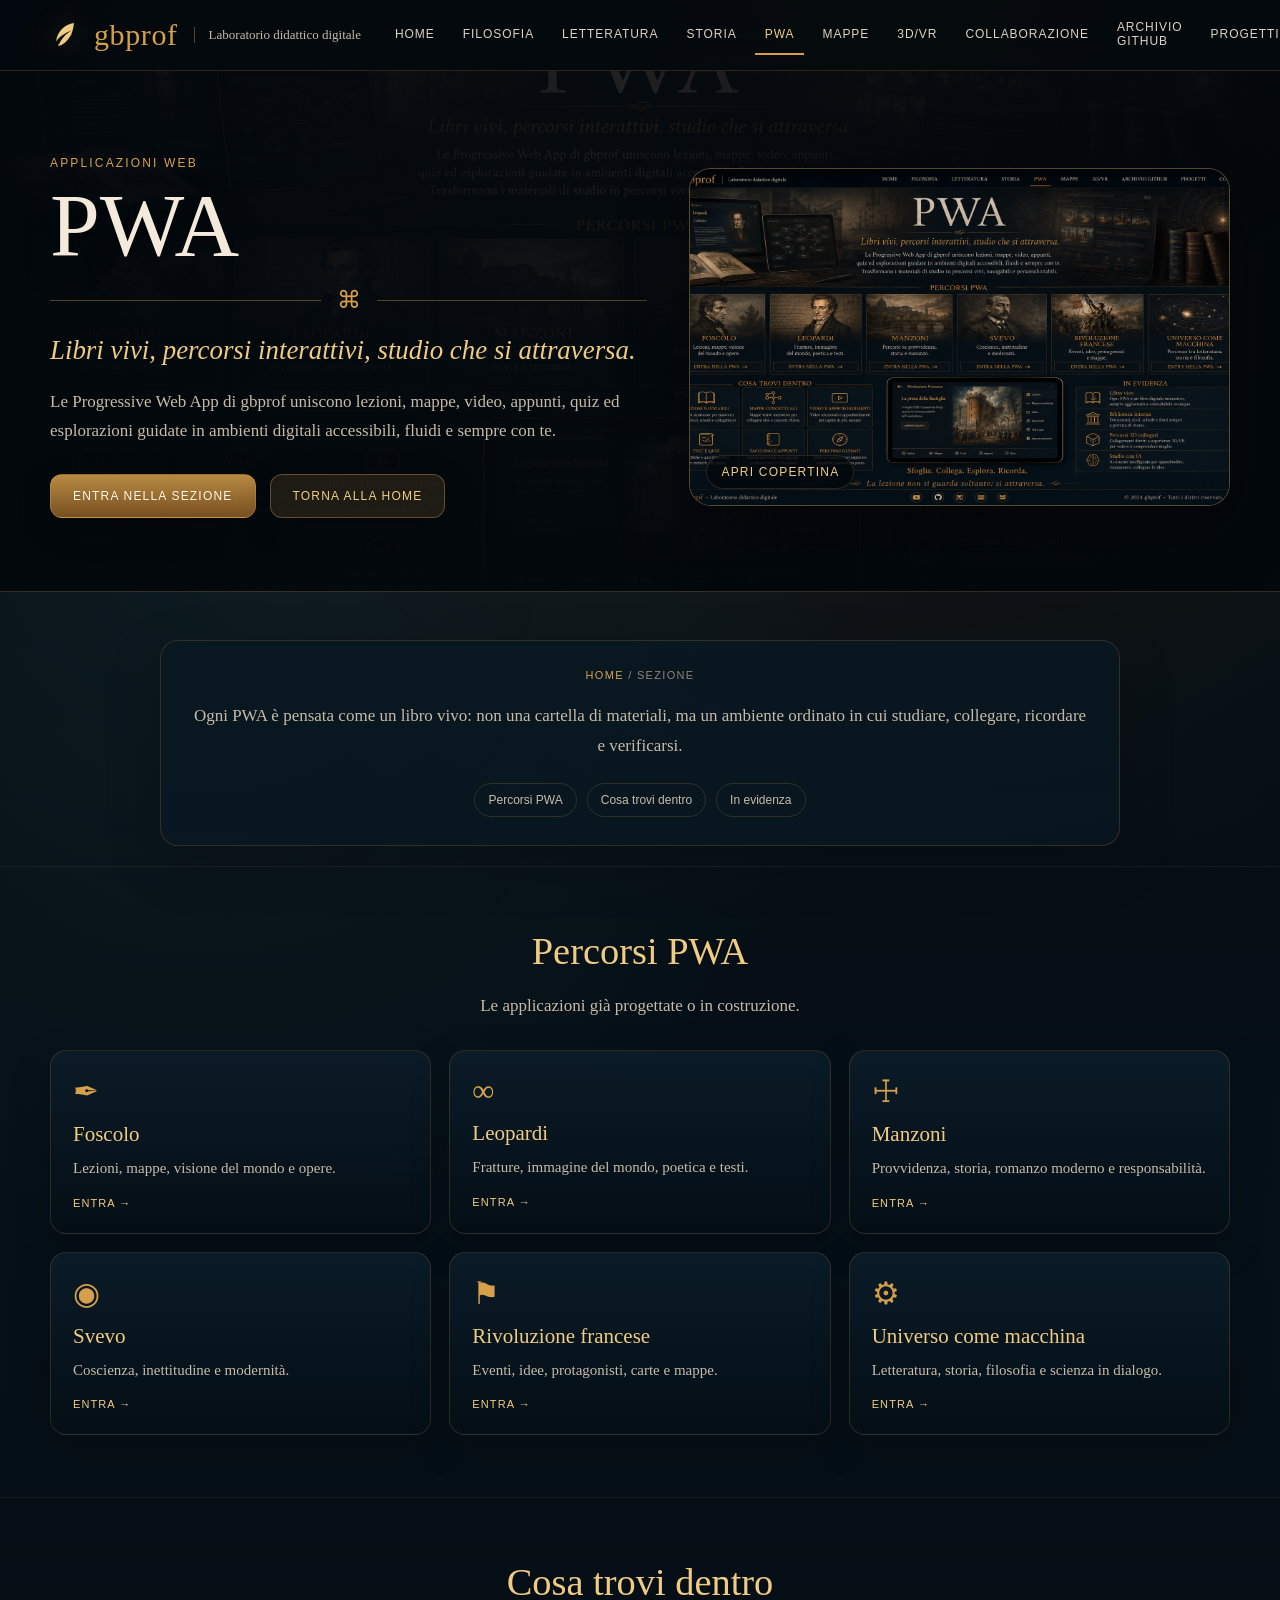
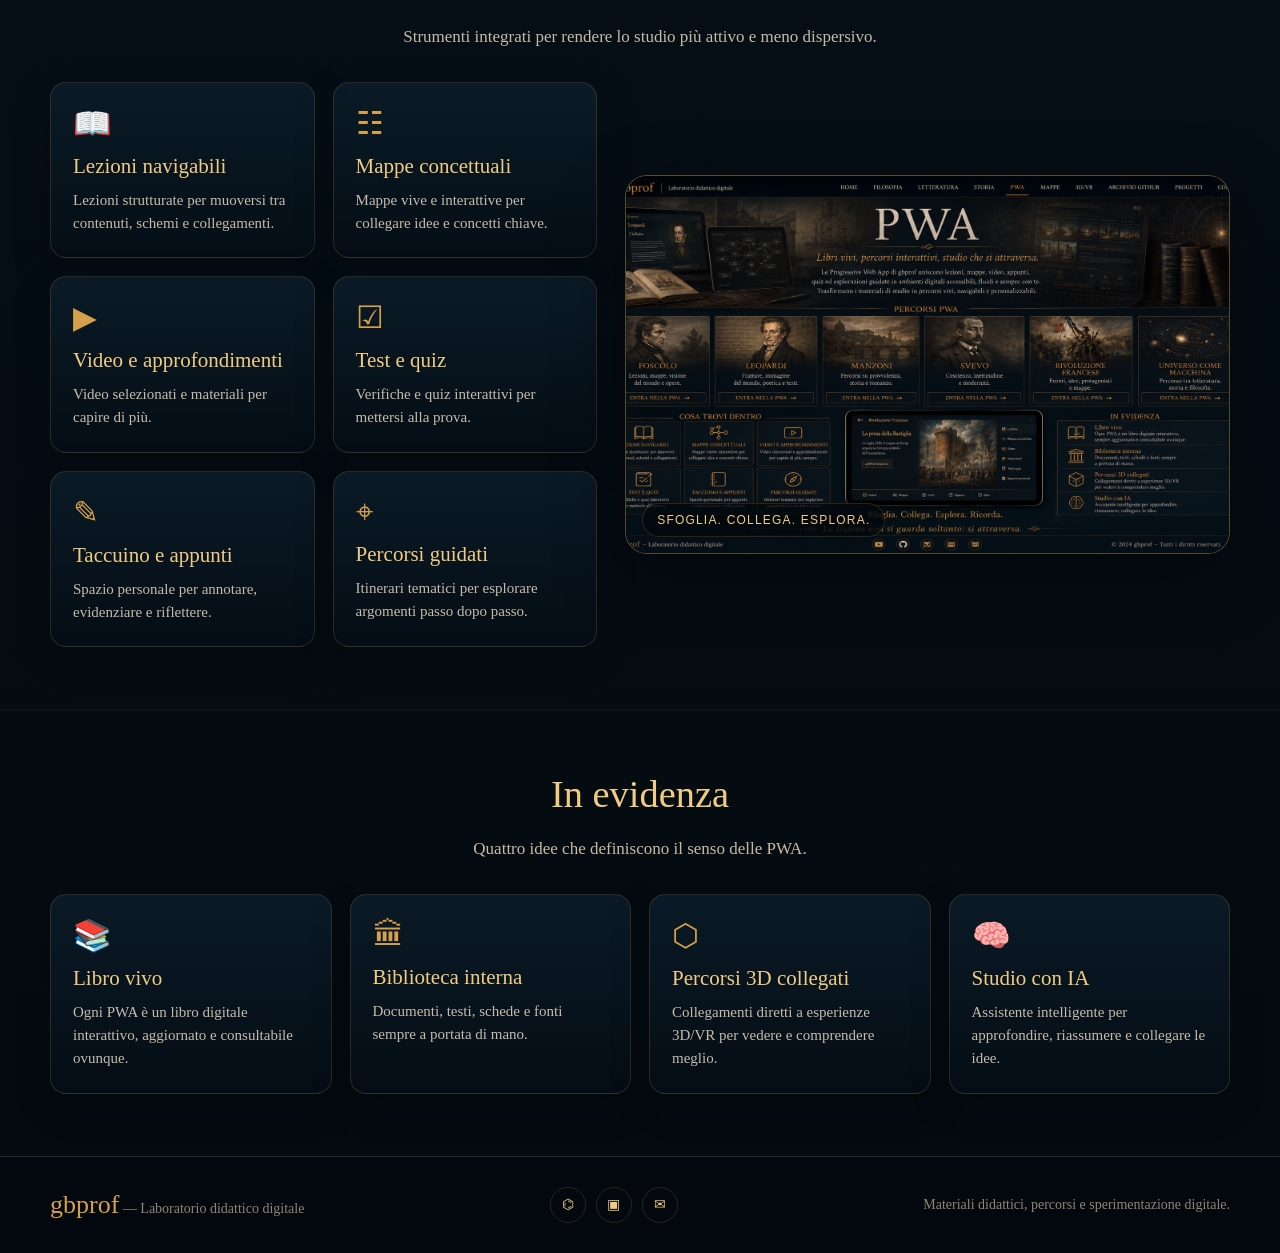
<file: pwa.html>
<!doctype html>
<html lang="it">
<head>
  <meta charset="utf-8">
  <meta name="viewport" content="width=device-width, initial-scale=1">
  <title>PWA - gbprof</title>
  <meta name="description" content="Progressive Web App didattiche del laboratorio gbprof.">
  <meta name="theme-color" content="#061018">
  <link rel="icon" href="assets/img/favicon.svg" type="image/svg+xml">
  <link rel="manifest" href="manifest.webmanifest">
  <link rel="stylesheet" href="assets/css/style.css">
</head>
<body data-page="pwa">

<header class="site-header">
  <div class="container header-inner">
    <a class="logo" href="index.html" aria-label="gbprof home"><svg viewBox="0 0 64 64" aria-hidden="true"><path d="M48 8C29 11 15 24 12 45c8-11 18-17 31-22-12 7-21 17-26 31C33 50 46 32 48 8Z" fill="currentColor"/><path d="M16 52c8-3 18-9 27-23" stroke="#f0cc83" stroke-width="2" fill="none" opacity=".75"/></svg><strong>gbprof</strong><span>Laboratorio didattico digitale</span></a>
    <button class="menu-toggle" aria-label="Apri menu" aria-expanded="false">☰</button>
    <nav class="nav" aria-label="Navigazione principale">
      <a href="index.html" data-nav="home">Home</a>
<a href="filosofia.html" data-nav="filosofia">Filosofia</a>
<a href="letteratura.html" data-nav="letteratura">Letteratura</a>
<a href="storia.html" data-nav="storia">Storia</a>
<a href="pwa.html" data-nav="pwa">PWA</a>
<a href="mappe.html" data-nav="mappe">Mappe</a>
<a href="3d-vr.html" data-nav="3d-vr">3D/VR</a>
<a href="collaborazione.html" data-nav="collaborazione">Collaborazione</a>
<a href="archivio-github.html" data-nav="archivio">Archivio GitHub</a>
<a href="progetti.html" data-nav="progetti">Progetti</a>
<a href="contatti.html" data-nav="contatti">Contatti</a>
    </nav>
  </div>
</header>

<section class="hero">
  <div class="hero-bg"><img src="assets/img/pwa-cover.png" alt="Copertina PWA"></div>
  <div class="container hero-content">
    <div class="hero-text">
      <div class="kicker">Applicazioni web</div>
      <h1>PWA</h1>
      <div class="rule"><span>⌘</span></div>
      <p class="lead">Libri vivi, percorsi interattivi, studio che si attraversa.</p>
      <p>Le Progressive Web App di gbprof uniscono lezioni, mappe, video, appunti, quiz ed esplorazioni guidate in ambienti digitali accessibili, fluidi e sempre con te.</p>
      <div class="hero-actions">
      <a class="btn primary" href="#contenuti">Entra nella sezione</a>
      <a class="btn" href="index.html">Torna alla home</a>
    </div>
    </div>
    <a class="cover-frame" href="assets/img/pwa-cover.png" target="_blank" rel="noopener">
      <img src="assets/img/pwa-cover.png" alt="Anteprima grafica della pagina PWA">
      <span class="cover-label">Apri copertina</span>
    </a>
  </div>
</section>
<section class="page-intro">
  <div class="container">
    <div class="panel">
      <div class="breadcrumbs"><a href="index.html">Home</a> / sezione</div>
      <p>Ogni PWA è pensata come un libro vivo: non una cartella di materiali, ma un ambiente ordinato in cui studiare, collegare, ricordare e verificarsi.</p>
      <div class="mini-index"><a href="#percorsi">Percorsi PWA</a><a href="#dentro">Cosa trovi dentro</a><a href="#evidenza">In evidenza</a></div>
    </div>
  </div>
</section>
<section class="section" id="percorsi">
  <div class="container">
    <div class="section-title"><h2>Percorsi PWA</h2><p>Le applicazioni già progettate o in costruzione.</p></div>
    <div class="grid cols-3" id="percorsi">
<article class="card"><div class="icon">✒</div><h3>Foscolo</h3><p>Lezioni, mappe, visione del mondo e opere.</p><a class="more" href="#">Entra →</a></article>
<article class="card"><div class="icon">∞</div><h3>Leopardi</h3><p>Fratture, immagine del mondo, poetica e testi.</p><a class="more" href="#">Entra →</a></article>
<article class="card"><div class="icon">☩</div><h3>Manzoni</h3><p>Provvidenza, storia, romanzo moderno e responsabilità.</p><a class="more" href="#">Entra →</a></article>
<article class="card"><div class="icon">◉</div><h3>Svevo</h3><p>Coscienza, inettitudine e modernità.</p><a class="more" href="#">Entra →</a></article>
<article class="card"><div class="icon">⚑</div><h3>Rivoluzione francese</h3><p>Eventi, idee, protagonisti, carte e mappe.</p><a class="more" href="#">Entra →</a></article>
<article class="card"><div class="icon">⚙</div><h3>Universo come macchina</h3><p>Letteratura, storia, filosofia e scienza in dialogo.</p><a class="more" href="#">Entra →</a></article>
</div>
  </div>
</section>
<section class="section" id="dentro">
  <div class="container">
    <div class="section-title"><h2>Cosa trovi dentro</h2><p>Strumenti integrati per rendere lo studio più attivo e meno dispersivo.</p></div>
    <div class="split" id="dentro"><div class="grid cols-2">
<article class="card"><div class="icon">📖</div><h3>Lezioni navigabili</h3><p>Lezioni strutturate per muoversi tra contenuti, schemi e collegamenti.</p></article>
<article class="card"><div class="icon">☷</div><h3>Mappe concettuali</h3><p>Mappe vive e interattive per collegare idee e concetti chiave.</p></article>
<article class="card"><div class="icon">▶</div><h3>Video e approfondimenti</h3><p>Video selezionati e materiali per capire di più.</p></article>
<article class="card"><div class="icon">☑</div><h3>Test e quiz</h3><p>Verifiche e quiz interattivi per mettersi alla prova.</p></article>
<article class="card"><div class="icon">✎</div><h3>Taccuino e appunti</h3><p>Spazio personale per annotare, evidenziare e riflettere.</p></article>
<article class="card"><div class="icon">⌖</div><h3>Percorsi guidati</h3><p>Itinerari tematici per esplorare argomenti passo dopo passo.</p></article>
</div><div class="cover-frame"><img src="assets/img/pwa-cover.png" alt="Anteprima PWA" loading="lazy"><span class="cover-label">Sfoglia. collega. esplora.</span></div></div>
  </div>
</section>
<section class="section" id="evidenza">
  <div class="container">
    <div class="section-title"><h2>In evidenza</h2><p>Quattro idee che definiscono il senso delle PWA.</p></div>
    <div class="grid cols-4" id="evidenza"><article class="card"><div class="icon">📚</div><h3>Libro vivo</h3><p>Ogni PWA è un libro digitale interattivo, aggiornato e consultabile ovunque.</p></article><article class="card"><div class="icon">🏛</div><h3>Biblioteca interna</h3><p>Documenti, testi, schede e fonti sempre a portata di mano.</p></article><article class="card"><div class="icon">⬡</div><h3>Percorsi 3D collegati</h3><p>Collegamenti diretti a esperienze 3D/VR per vedere e comprendere meglio.</p></article><article class="card"><div class="icon">🧠</div><h3>Studio con IA</h3><p>Assistente intelligente per approfondire, riassumere e collegare le idee.</p></article></div>
  </div>
</section>

<footer class="footer">
  <div class="container footer-inner">
    <div><span class="brand">gbprof</span> — Laboratorio didattico digitale</div>
    <div class="social" aria-label="Collegamenti rapidi">
      <a href="archivio-github.html" title="Archivio GitHub">⌬</a>
      <a href="pwa.html" title="PWA">▣</a>
      <a href="contatti.html" title="Contatti">✉</a>
    </div>
    <div>Materiali didattici, percorsi e sperimentazione digitale.</div>
  </div>
</footer>
<script src="assets/js/main.js"></script>
</body>
</html>
</file>
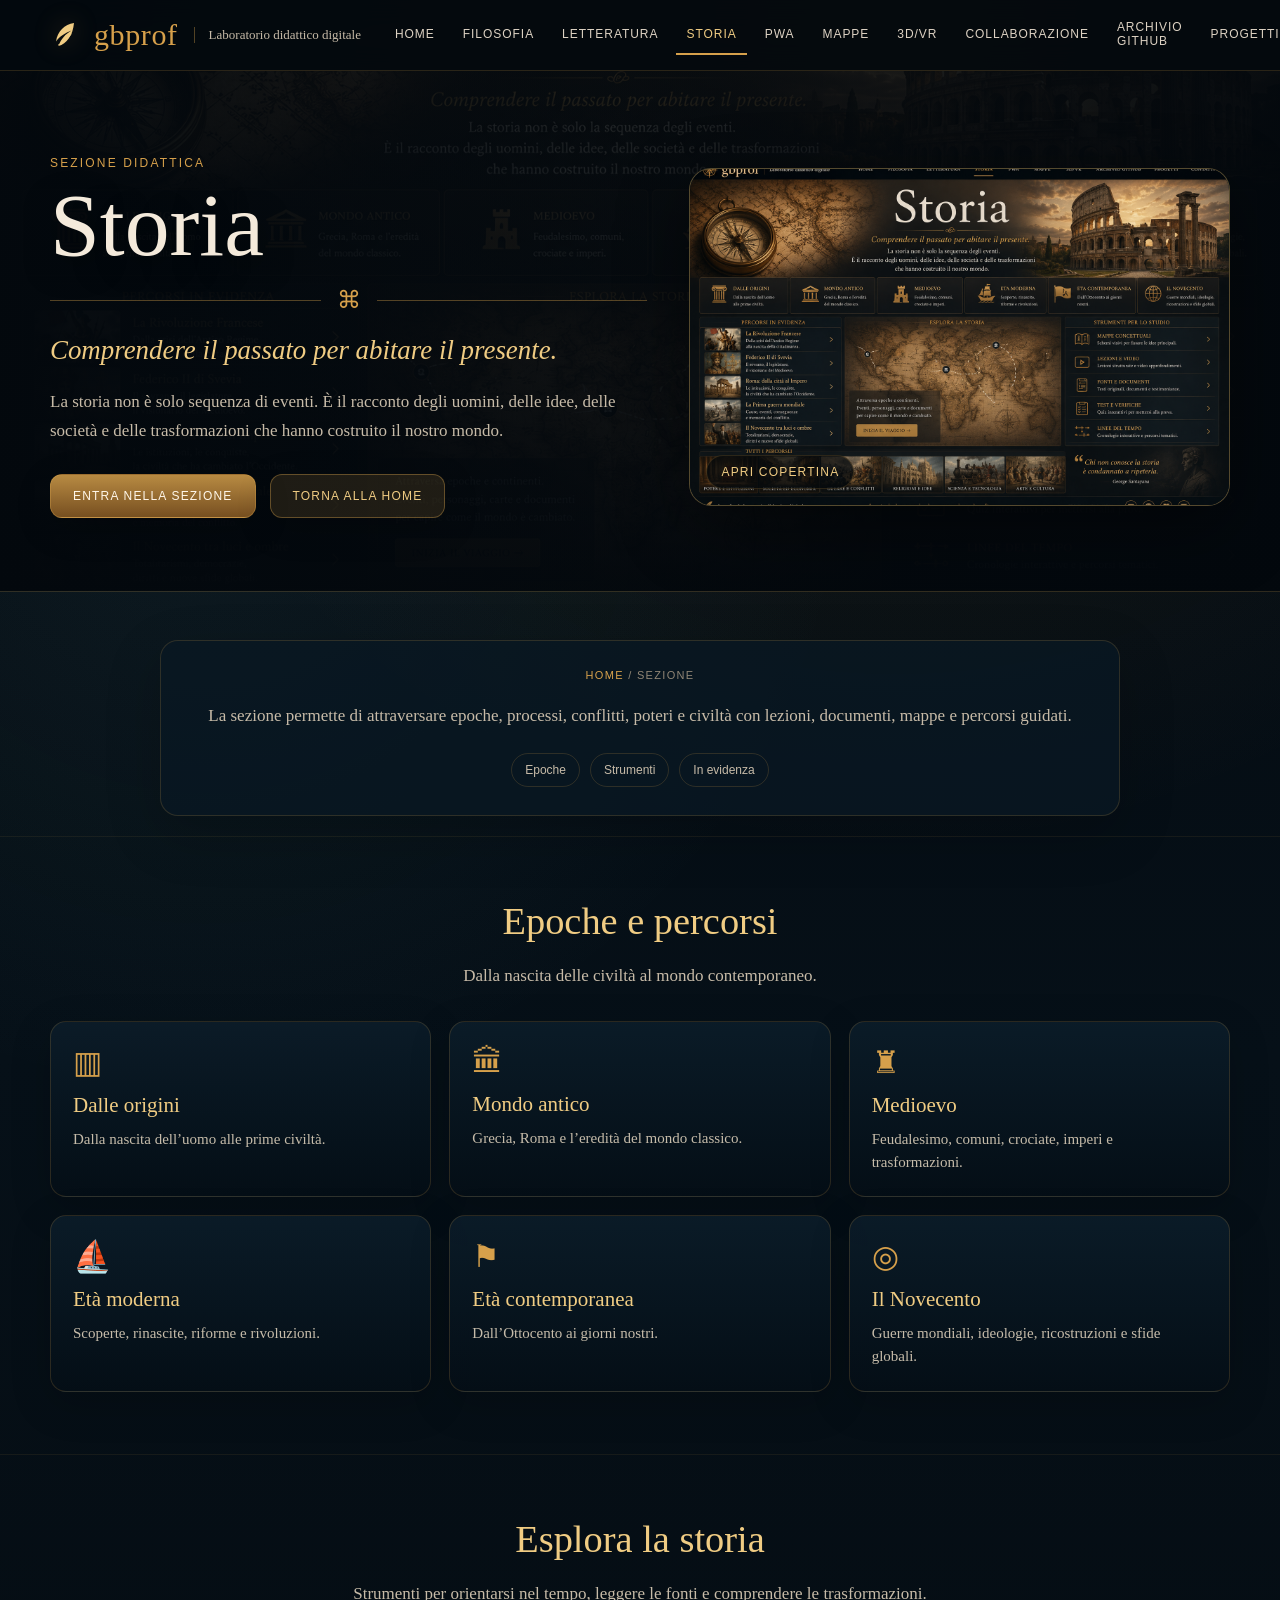
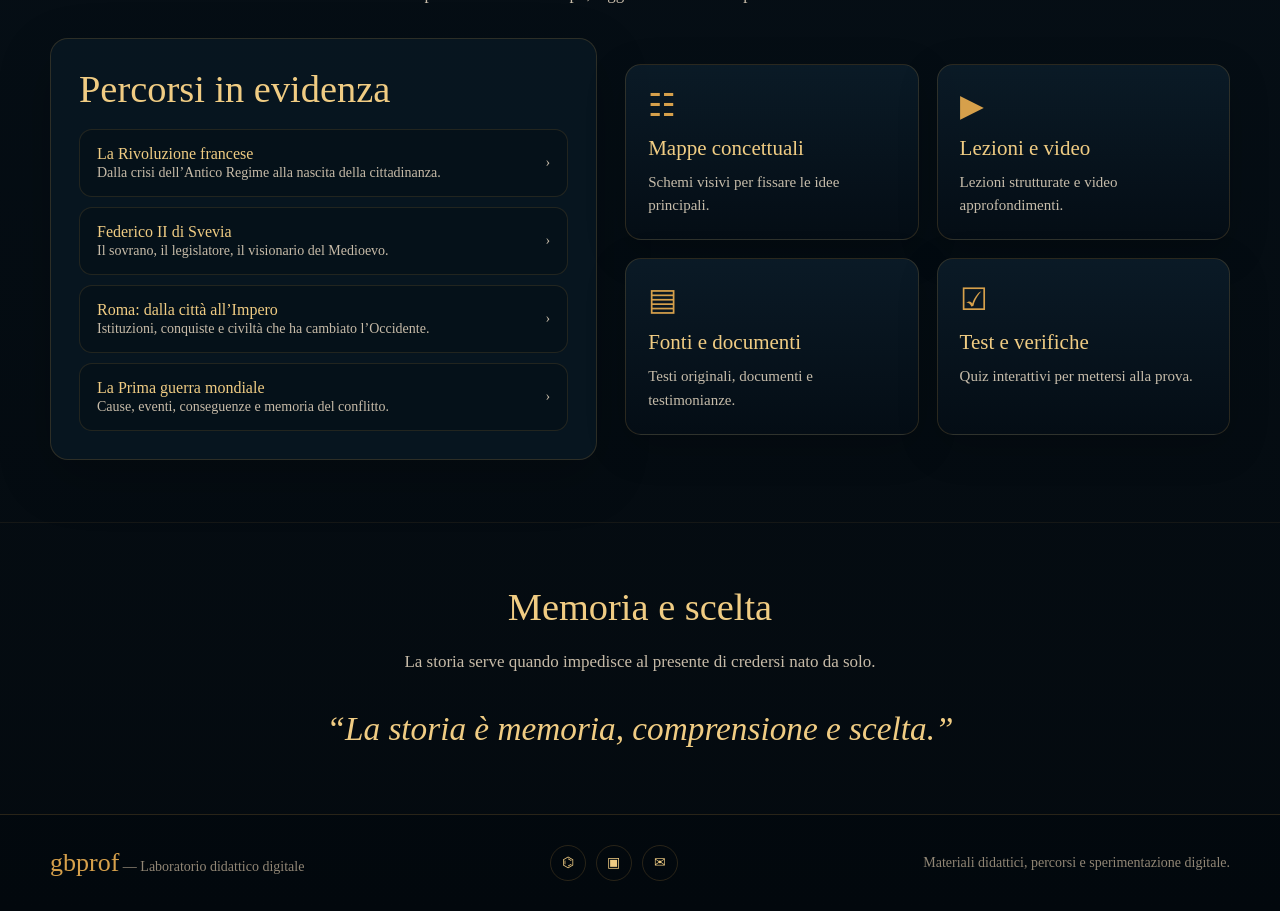
<file: storia.html>
<!doctype html>
<html lang="it">
<head>
  <meta charset="utf-8">
  <meta name="viewport" content="width=device-width, initial-scale=1">
  <title>Storia - gbprof</title>
  <meta name="description" content="Percorsi di storia per il laboratorio didattico digitale gbprof.">
  <meta name="theme-color" content="#061018">
  <link rel="icon" href="assets/img/favicon.svg" type="image/svg+xml">
  <link rel="manifest" href="manifest.webmanifest">
  <link rel="stylesheet" href="assets/css/style.css">
</head>
<body data-page="storia">

<header class="site-header">
  <div class="container header-inner">
    <a class="logo" href="index.html" aria-label="gbprof home"><svg viewBox="0 0 64 64" aria-hidden="true"><path d="M48 8C29 11 15 24 12 45c8-11 18-17 31-22-12 7-21 17-26 31C33 50 46 32 48 8Z" fill="currentColor"/><path d="M16 52c8-3 18-9 27-23" stroke="#f0cc83" stroke-width="2" fill="none" opacity=".75"/></svg><strong>gbprof</strong><span>Laboratorio didattico digitale</span></a>
    <button class="menu-toggle" aria-label="Apri menu" aria-expanded="false">☰</button>
    <nav class="nav" aria-label="Navigazione principale">
      <a href="index.html" data-nav="home">Home</a>
<a href="filosofia.html" data-nav="filosofia">Filosofia</a>
<a href="letteratura.html" data-nav="letteratura">Letteratura</a>
<a href="storia.html" data-nav="storia">Storia</a>
<a href="pwa.html" data-nav="pwa">PWA</a>
<a href="mappe.html" data-nav="mappe">Mappe</a>
<a href="3d-vr.html" data-nav="3d-vr">3D/VR</a>
<a href="collaborazione.html" data-nav="collaborazione">Collaborazione</a>
<a href="archivio-github.html" data-nav="archivio">Archivio GitHub</a>
<a href="progetti.html" data-nav="progetti">Progetti</a>
<a href="contatti.html" data-nav="contatti">Contatti</a>
    </nav>
  </div>
</header>

<section class="hero">
  <div class="hero-bg"><img src="assets/img/storia-cover.png" alt="Copertina Storia"></div>
  <div class="container hero-content">
    <div class="hero-text">
      <div class="kicker">Sezione didattica</div>
      <h1>Storia</h1>
      <div class="rule"><span>⌘</span></div>
      <p class="lead">Comprendere il passato per abitare il presente.</p>
      <p>La storia non è solo sequenza di eventi. È il racconto degli uomini, delle idee, delle società e delle trasformazioni che hanno costruito il nostro mondo.</p>
      <div class="hero-actions">
      <a class="btn primary" href="#contenuti">Entra nella sezione</a>
      <a class="btn" href="index.html">Torna alla home</a>
    </div>
    </div>
    <a class="cover-frame" href="assets/img/storia-cover.png" target="_blank" rel="noopener">
      <img src="assets/img/storia-cover.png" alt="Anteprima grafica della pagina Storia">
      <span class="cover-label">Apri copertina</span>
    </a>
  </div>
</section>
<section class="page-intro">
  <div class="container">
    <div class="panel">
      <div class="breadcrumbs"><a href="index.html">Home</a> / sezione</div>
      <p>La sezione permette di attraversare epoche, processi, conflitti, poteri e civiltà con lezioni, documenti, mappe e percorsi guidati.</p>
      <div class="mini-index"><a href="#epoche">Epoche</a><a href="#strumenti">Strumenti</a><a href="#evidenza">In evidenza</a></div>
    </div>
  </div>
</section>
<section class="section" id="epoche">
  <div class="container">
    <div class="section-title"><h2>Epoche e percorsi</h2><p>Dalla nascita delle civiltà al mondo contemporaneo.</p></div>
    <div class="grid cols-3" id="epoche">
<article class="card"><div class="icon">▥</div><h3>Dalle origini</h3><p>Dalla nascita dell’uomo alle prime civiltà.</p></article>
<article class="card"><div class="icon">🏛</div><h3>Mondo antico</h3><p>Grecia, Roma e l’eredità del mondo classico.</p></article>
<article class="card"><div class="icon">♜</div><h3>Medioevo</h3><p>Feudalesimo, comuni, crociate, imperi e trasformazioni.</p></article>
<article class="card"><div class="icon">⛵</div><h3>Età moderna</h3><p>Scoperte, rinascite, riforme e rivoluzioni.</p></article>
<article class="card"><div class="icon">⚑</div><h3>Età contemporanea</h3><p>Dall’Ottocento ai giorni nostri.</p></article>
<article class="card"><div class="icon">◎</div><h3>Il Novecento</h3><p>Guerre mondiali, ideologie, ricostruzioni e sfide globali.</p></article>
</div>
  </div>
</section>
<section class="section" id="strumenti">
  <div class="container">
    <div class="section-title"><h2>Esplora la storia</h2><p>Strumenti per orientarsi nel tempo, leggere le fonti e comprendere le trasformazioni.</p></div>
    <div class="split" id="strumenti"><div class="panel"><h2>Percorsi in evidenza</h2><div class="list">
<a href="#"><div><strong>La Rivoluzione francese</strong><br><span>Dalla crisi dell’Antico Regime alla nascita della cittadinanza.</span></div><span>›</span></a>
<a href="#"><div><strong>Federico II di Svevia</strong><br><span>Il sovrano, il legislatore, il visionario del Medioevo.</span></div><span>›</span></a>
<a href="#"><div><strong>Roma: dalla città all’Impero</strong><br><span>Istituzioni, conquiste e civiltà che ha cambiato l’Occidente.</span></div><span>›</span></a>
<a href="#"><div><strong>La Prima guerra mondiale</strong><br><span>Cause, eventi, conseguenze e memoria del conflitto.</span></div><span>›</span></a>
</div></div><div class="grid cols-2">
<article class="card"><div class="icon">☷</div><h3>Mappe concettuali</h3><p>Schemi visivi per fissare le idee principali.</p></article>
<article class="card"><div class="icon">▶</div><h3>Lezioni e video</h3><p>Lezioni strutturate e video approfondimenti.</p></article>
<article class="card"><div class="icon">▤</div><h3>Fonti e documenti</h3><p>Testi originali, documenti e testimonianze.</p></article>
<article class="card"><div class="icon">☑</div><h3>Test e verifiche</h3><p>Quiz interattivi per mettersi alla prova.</p></article>
</div></div>
  </div>
</section>
<section class="section" id="evidenza">
  <div class="container">
    <div class="section-title"><h2>Memoria e scelta</h2><p>La storia serve quando impedisce al presente di credersi nato da solo.</p></div>
    <p class="quote">“La storia è memoria, comprensione e scelta.”</p>
  </div>
</section>

<footer class="footer">
  <div class="container footer-inner">
    <div><span class="brand">gbprof</span> — Laboratorio didattico digitale</div>
    <div class="social" aria-label="Collegamenti rapidi">
      <a href="archivio-github.html" title="Archivio GitHub">⌬</a>
      <a href="pwa.html" title="PWA">▣</a>
      <a href="contatti.html" title="Contatti">✉</a>
    </div>
    <div>Materiali didattici, percorsi e sperimentazione digitale.</div>
  </div>
</footer>
<script src="assets/js/main.js"></script>
</body>
</html>
</file>
<file: assets/css/style.css>
:root{
  --bg:#061018;
  --bg-2:#091823;
  --panel:rgba(9,24,35,.82);
  --panel-2:rgba(13,32,45,.72);
  --line:rgba(214,160,75,.38);
  --line-soft:rgba(214,160,75,.18);
  --gold:#d6a04b;
  --gold-2:#f0cc83;
  --text:#f4eadb;
  --muted:#c7bba8;
  --dim:#918675;
  --cyan:#74c7c7;
  --shadow:0 22px 70px rgba(0,0,0,.45);
  --radius:22px;
}
*{box-sizing:border-box}
html{scroll-behavior:smooth}
body{
  margin:0;
  font-family: Georgia, 'Times New Roman', serif;
  color:var(--text);
  background:
    radial-gradient(circle at 70% 0%, rgba(214,160,75,.12), transparent 32%),
    radial-gradient(circle at 16% 18%, rgba(116,199,199,.08), transparent 28%),
    linear-gradient(180deg, #03080d 0%, var(--bg) 42%, #040a0f 100%);
  min-height:100vh;
}
a{color:inherit;text-decoration:none}
img{max-width:100%;display:block}
.container{width:min(1180px, calc(100% - 38px));margin-inline:auto}
.site-header{
  position:sticky;top:0;z-index:50;
  background:rgba(3,8,13,.88);
  backdrop-filter: blur(14px);
  border-bottom:1px solid var(--line-soft);
}
.header-inner{height:70px;display:flex;align-items:center;gap:24px}
.logo{display:flex;align-items:center;gap:12px;min-width:max-content;color:var(--gold-2)}
.logo svg{width:32px;height:32px;filter:drop-shadow(0 0 12px rgba(214,160,75,.25))}
.logo strong{font-size:30px;letter-spacing:.02em;font-weight:400;color:var(--gold)}
.logo span{font-size:13px;color:var(--muted);border-left:1px solid var(--line);padding-left:14px;margin-left:4px;white-space:nowrap}
.nav{display:flex;align-items:center;justify-content:flex-end;gap:8px;margin-left:auto;font-family:Arial, Helvetica, sans-serif;text-transform:uppercase;letter-spacing:.08em;font-size:12px}
.nav a{padding:12px 10px;color:#ddd2c3;border-bottom:2px solid transparent;transition:.2s ease}
.nav a:hover,.nav a.active{color:var(--gold-2);border-bottom-color:var(--gold)}
.menu-toggle{display:none;margin-left:auto;background:transparent;border:1px solid var(--line);color:var(--gold-2);border-radius:999px;padding:9px 12px;font-size:18px}
.hero{position:relative;overflow:hidden;border-bottom:1px solid var(--line-soft)}
.hero.compact{border-bottom:none}
.hero-bg{position:absolute;inset:0;opacity:.42;z-index:-2}
.hero-bg img{width:100%;height:100%;object-fit:cover;filter:saturate(.9) contrast(1.05)}
.hero::after{content:"";position:absolute;inset:0;z-index:-1;background:linear-gradient(90deg,rgba(3,8,13,.93),rgba(3,8,13,.54) 48%,rgba(3,8,13,.88)),linear-gradient(180deg,rgba(3,8,13,.35),rgba(3,8,13,.9));}
.hero-content{min-height:520px;display:grid;grid-template-columns:1.05fr .95fr;align-items:center;gap:42px;padding:70px 0 58px}
.kicker{font-family:Arial, Helvetica, sans-serif;text-transform:uppercase;letter-spacing:.18em;color:var(--gold);font-size:12px;margin-bottom:14px}
h1{font-size:clamp(54px, 7vw, 104px);line-height:.92;margin:0 0 20px;font-weight:400;text-shadow:0 8px 30px rgba(0,0,0,.55)}
h2{font-size:clamp(28px,3vw,44px);font-weight:400;margin:0 0 18px;color:var(--gold-2)}
h3{font-size:21px;font-weight:400;margin:0 0 10px;color:var(--gold-2)}
.lead{font-size:clamp(20px,2.1vw,31px);line-height:1.35;color:var(--gold-2);font-style:italic;margin:0 0 18px}
p{line-height:1.75;color:var(--muted);font-size:17px}
.hero-text p{max-width:680px}.rule{display:flex;align-items:center;gap:16px;color:var(--gold);margin:18px 0}.rule::before,.rule::after{content:"";height:1px;background:var(--line);flex:1}.rule span{font-size:24px}.hero-actions{display:flex;gap:14px;flex-wrap:wrap;margin-top:28px}.btn{display:inline-flex;align-items:center;gap:10px;justify-content:center;padding:14px 22px;border-radius:12px;border:1px solid var(--line);background:rgba(214,160,75,.13);font-family:Arial, Helvetica, sans-serif;text-transform:uppercase;letter-spacing:.1em;font-size:12px;color:var(--gold-2);transition:.2s ease;box-shadow:0 10px 35px rgba(0,0,0,.2)}.btn.primary{background:linear-gradient(180deg,rgba(214,160,75,.86),rgba(138,91,36,.86));color:#fff7e9}.btn:hover{transform:translateY(-2px);border-color:rgba(240,204,131,.75);box-shadow:0 18px 40px rgba(0,0,0,.3)}.cover-frame{border:1px solid var(--line);border-radius:var(--radius);overflow:hidden;background:var(--panel);box-shadow:var(--shadow);position:relative}.cover-frame img{width:100%;aspect-ratio:16/10;object-fit:cover;transition:transform .45s ease}.cover-frame:hover img{transform:scale(1.025)}.cover-label{position:absolute;left:16px;bottom:16px;background:rgba(3,8,13,.76);border:1px solid var(--line-soft);border-radius:999px;padding:9px 14px;font-family:Arial, Helvetica, sans-serif;font-size:12px;text-transform:uppercase;letter-spacing:.1em;color:var(--gold-2)}
.section{padding:62px 0;border-top:1px solid rgba(214,160,75,.08)}.section-title{text-align:center;margin-bottom:30px}.section-title p{max-width:760px;margin:0 auto;color:var(--muted)}.grid{display:grid;gap:18px}.grid.cols-2{grid-template-columns:repeat(2,1fr)}.grid.cols-3{grid-template-columns:repeat(3,1fr)}.grid.cols-4{grid-template-columns:repeat(4,1fr)}.grid.cols-5{grid-template-columns:repeat(5,1fr)}.card{position:relative;overflow:hidden;border:1px solid var(--line-soft);background:linear-gradient(180deg,rgba(12,29,42,.86),rgba(5,14,22,.86));border-radius:16px;padding:22px;min-height:170px;box-shadow:0 12px 40px rgba(0,0,0,.18);transition:.2s ease}.card:hover{transform:translateY(-3px);border-color:var(--line);box-shadow:0 20px 50px rgba(0,0,0,.28)}.card .icon{font-size:31px;color:var(--gold);margin-bottom:12px}.card p{font-size:15px;line-height:1.55;margin:0;color:#c6bcaa}.card a.more{display:inline-flex;margin-top:16px;color:var(--gold-2);font-family:Arial, Helvetica, sans-serif;text-transform:uppercase;letter-spacing:.1em;font-size:11px}.image-card{padding:0;min-height:unset}.image-card img{height:180px;width:100%;object-fit:cover;opacity:.76}.image-card .card-body{padding:19px}.image-card h3{font-size:20px}.split{display:grid;grid-template-columns:.95fr 1.05fr;gap:28px;align-items:center}.panel{border:1px solid var(--line-soft);border-radius:18px;background:var(--panel);padding:28px;box-shadow:0 18px 55px rgba(0,0,0,.2)}.list{display:grid;gap:10px}.list a,.list .item{display:flex;align-items:center;justify-content:space-between;gap:14px;border:1px solid rgba(214,160,75,.14);background:rgba(0,0,0,.18);border-radius:13px;padding:15px 17px;transition:.2s ease}.list a:hover{border-color:var(--line);transform:translateX(3px)}.list strong{color:var(--gold-2);font-weight:400}.list span{color:var(--muted);font-size:14px}.quote{font-size:clamp(23px,2.6vw,38px);line-height:1.35;color:var(--gold-2);font-style:italic;text-align:center;margin:0}.quote small{display:block;font-size:15px;color:var(--muted);margin-top:10px;font-style:normal}.full-cover{padding:50px 0}.full-cover .cover-frame img{aspect-ratio:16/8.5;object-fit:cover}.page-intro{padding:48px 0 20px}.page-intro .panel{max-width:960px;margin-inline:auto;text-align:center}.breadcrumbs{font-family:Arial, Helvetica, sans-serif;text-transform:uppercase;letter-spacing:.12em;font-size:11px;color:var(--dim);margin-bottom:20px}.breadcrumbs a{color:var(--gold)}.mini-index{display:flex;flex-wrap:wrap;gap:10px;justify-content:center;margin-top:22px}.mini-index a{border:1px solid var(--line-soft);border-radius:999px;padding:9px 13px;color:var(--muted);font-family:Arial, Helvetica, sans-serif;font-size:12px}.mini-index a:hover{color:var(--gold-2);border-color:var(--line)}.footer{border-top:1px solid var(--line-soft);padding:30px 0;background:rgba(3,8,13,.65)}.footer-inner{display:flex;align-items:center;justify-content:space-between;gap:20px;color:var(--dim);font-size:14px}.footer .brand{color:var(--gold);font-size:26px}.social{display:flex;gap:10px}.social a{width:36px;height:36px;border:1px solid var(--line-soft);border-radius:50%;display:grid;place-items:center;color:var(--gold-2)}.portrait-row{display:grid;grid-template-columns:1fr 1fr;gap:18px}.portrait{display:grid;grid-template-columns:110px 1fr;gap:18px;align-items:center}.portrait img{width:110px;height:110px;border-radius:16px;object-fit:cover;border:1px solid var(--line)}.ai-orb{width:110px;height:110px;border-radius:16px;border:1px solid var(--line);background:radial-gradient(circle at 70% 30%,rgba(240,204,131,.9),transparent 6%),radial-gradient(circle at 45% 45%,rgba(116,199,199,.55),transparent 26%),linear-gradient(135deg,rgba(214,160,75,.16),rgba(5,14,22,.96));position:relative;overflow:hidden}.ai-orb::before{content:"";position:absolute;inset:18px;border:1px solid rgba(240,204,131,.36);border-radius:50%;box-shadow:0 0 28px rgba(214,160,75,.18)}.ai-orb::after{content:"Libera";position:absolute;left:0;right:0;bottom:18px;text-align:center;color:var(--gold-2);font-size:15px}.timeline{counter-reset:step;display:grid;grid-template-columns:repeat(5,1fr);gap:15px}.step{counter-increment:step}.step::before{content:counter(step);display:grid;place-items:center;width:34px;height:34px;border:1px solid var(--line);border-radius:50%;color:var(--gold-2);margin-bottom:14px}.note{border-left:3px solid var(--gold);padding:12px 16px;background:rgba(214,160,75,.08);color:var(--muted);line-height:1.7}.contact-box{display:grid;grid-template-columns:1fr 1fr;gap:18px}.placeholder{border:1px dashed var(--line);border-radius:16px;padding:24px;background:rgba(214,160,75,.05);color:var(--muted)}
@media (max-width:1100px){.nav{position:fixed;left:18px;right:18px;top:78px;background:rgba(3,8,13,.96);border:1px solid var(--line-soft);border-radius:18px;padding:14px;display:none;flex-direction:column;align-items:stretch}.nav.open{display:flex}.nav a{padding:13px}.menu-toggle{display:inline-flex}.logo span{display:none}.hero-content,.split{grid-template-columns:1fr}.hero-content{min-height:auto}.timeline,.grid.cols-5,.grid.cols-4{grid-template-columns:repeat(2,1fr)}}
@media (max-width:760px){.container{width:min(100% - 26px, 1180px)}.header-inner{height:64px}.logo strong{font-size:26px}h1{font-size:56px}.hero-content{padding:46px 0 42px}.section{padding:44px 0}.grid.cols-2,.grid.cols-3,.grid.cols-4,.grid.cols-5,.timeline,.portrait-row,.contact-box{grid-template-columns:1fr}.cover-frame img,.full-cover .cover-frame img{aspect-ratio:4/3}.portrait{grid-template-columns:90px 1fr}.portrait img,.ai-orb{width:90px;height:90px}.footer-inner{flex-direction:column;text-align:center}.hero-actions{flex-direction:column}.btn{width:100%}}
@media print{.site-header,.footer,.hero-actions,.mini-index{display:none}.hero::after{display:none}body{background:#fff;color:#111}.card,.panel,.cover-frame{box-shadow:none}}
</file>
